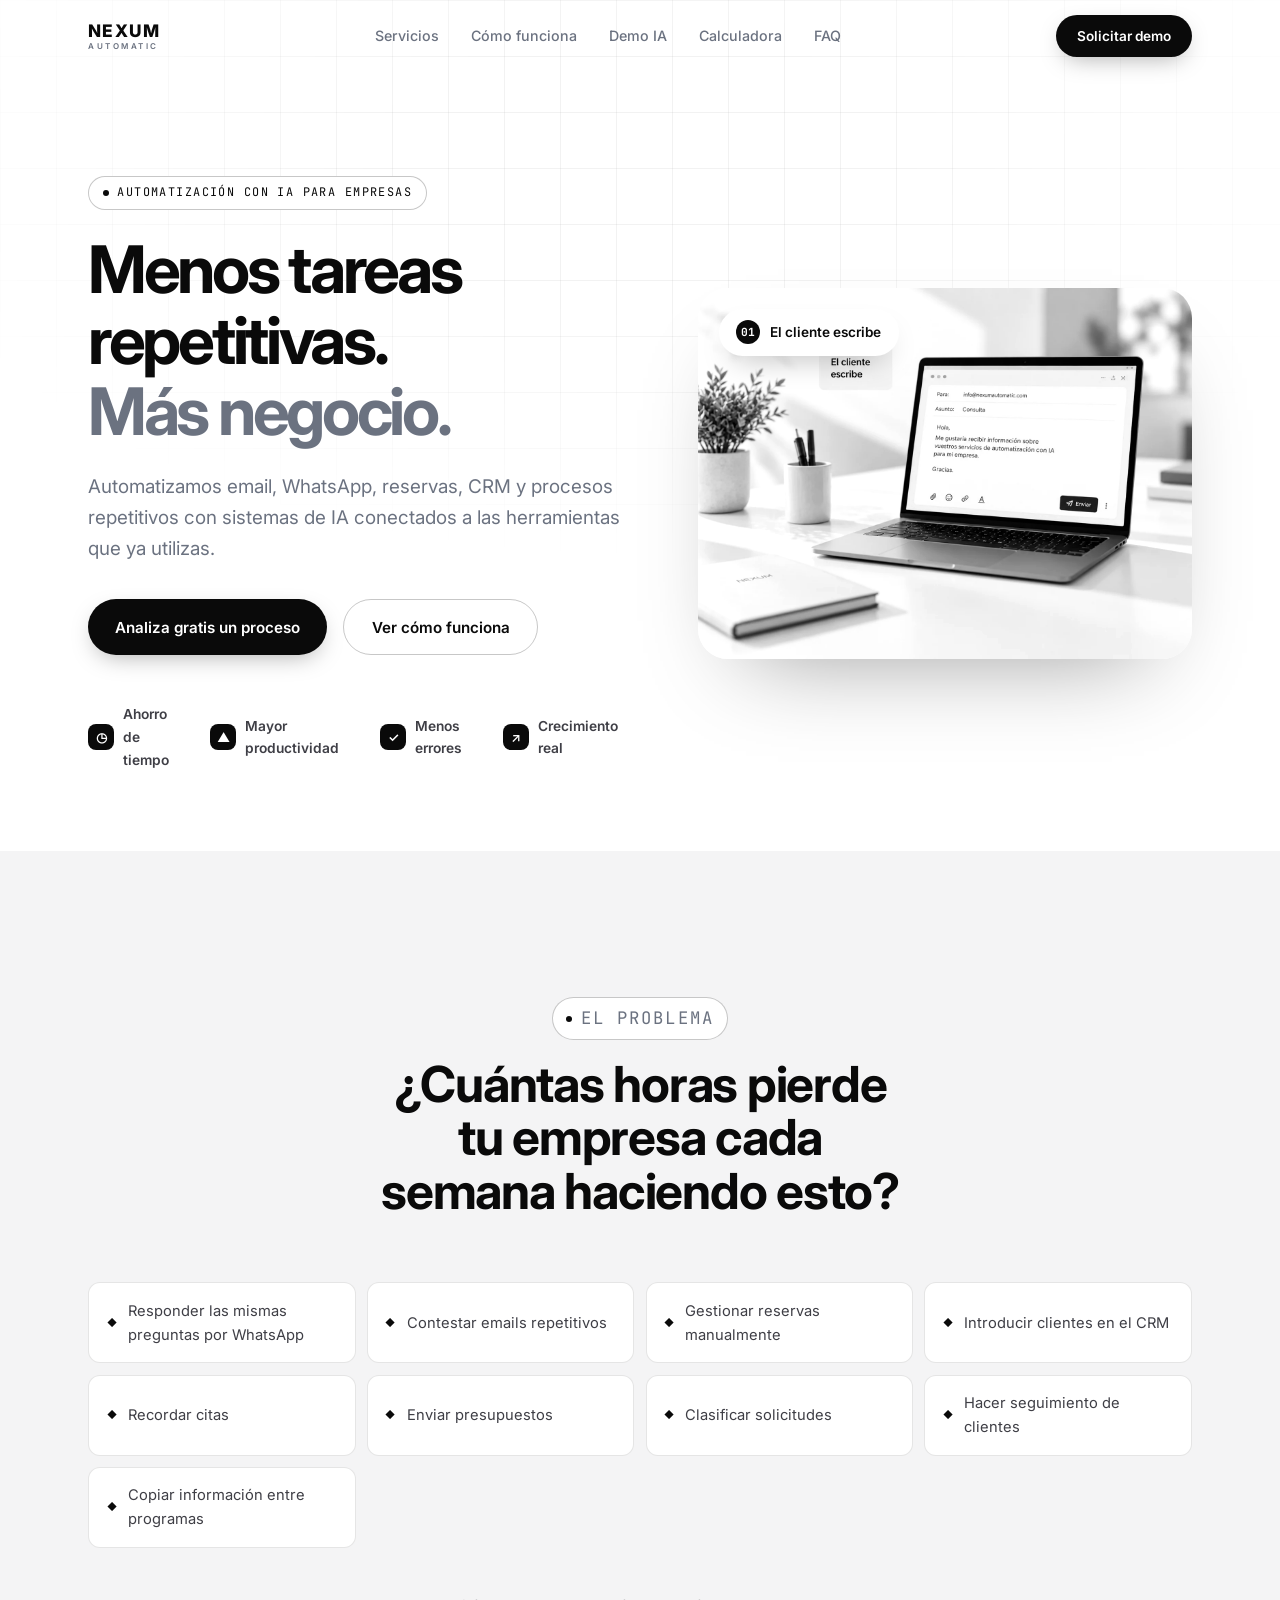
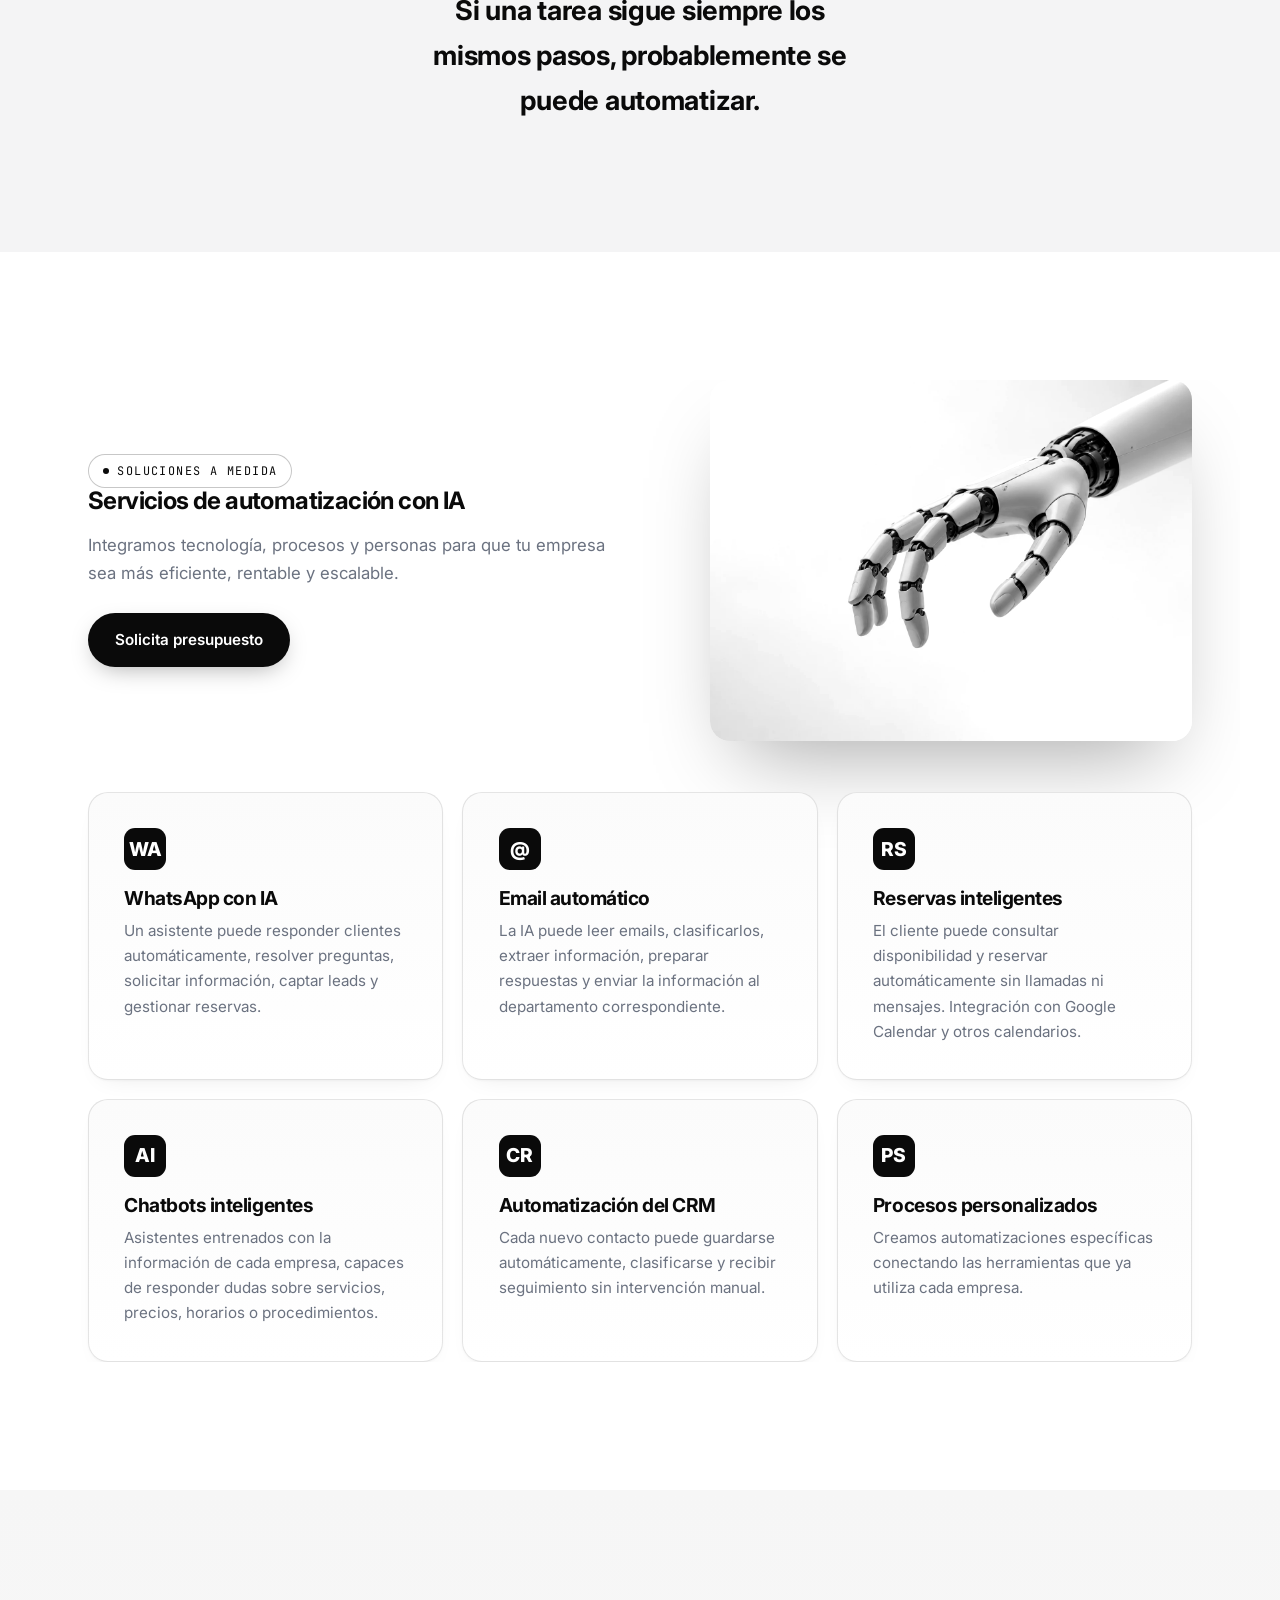
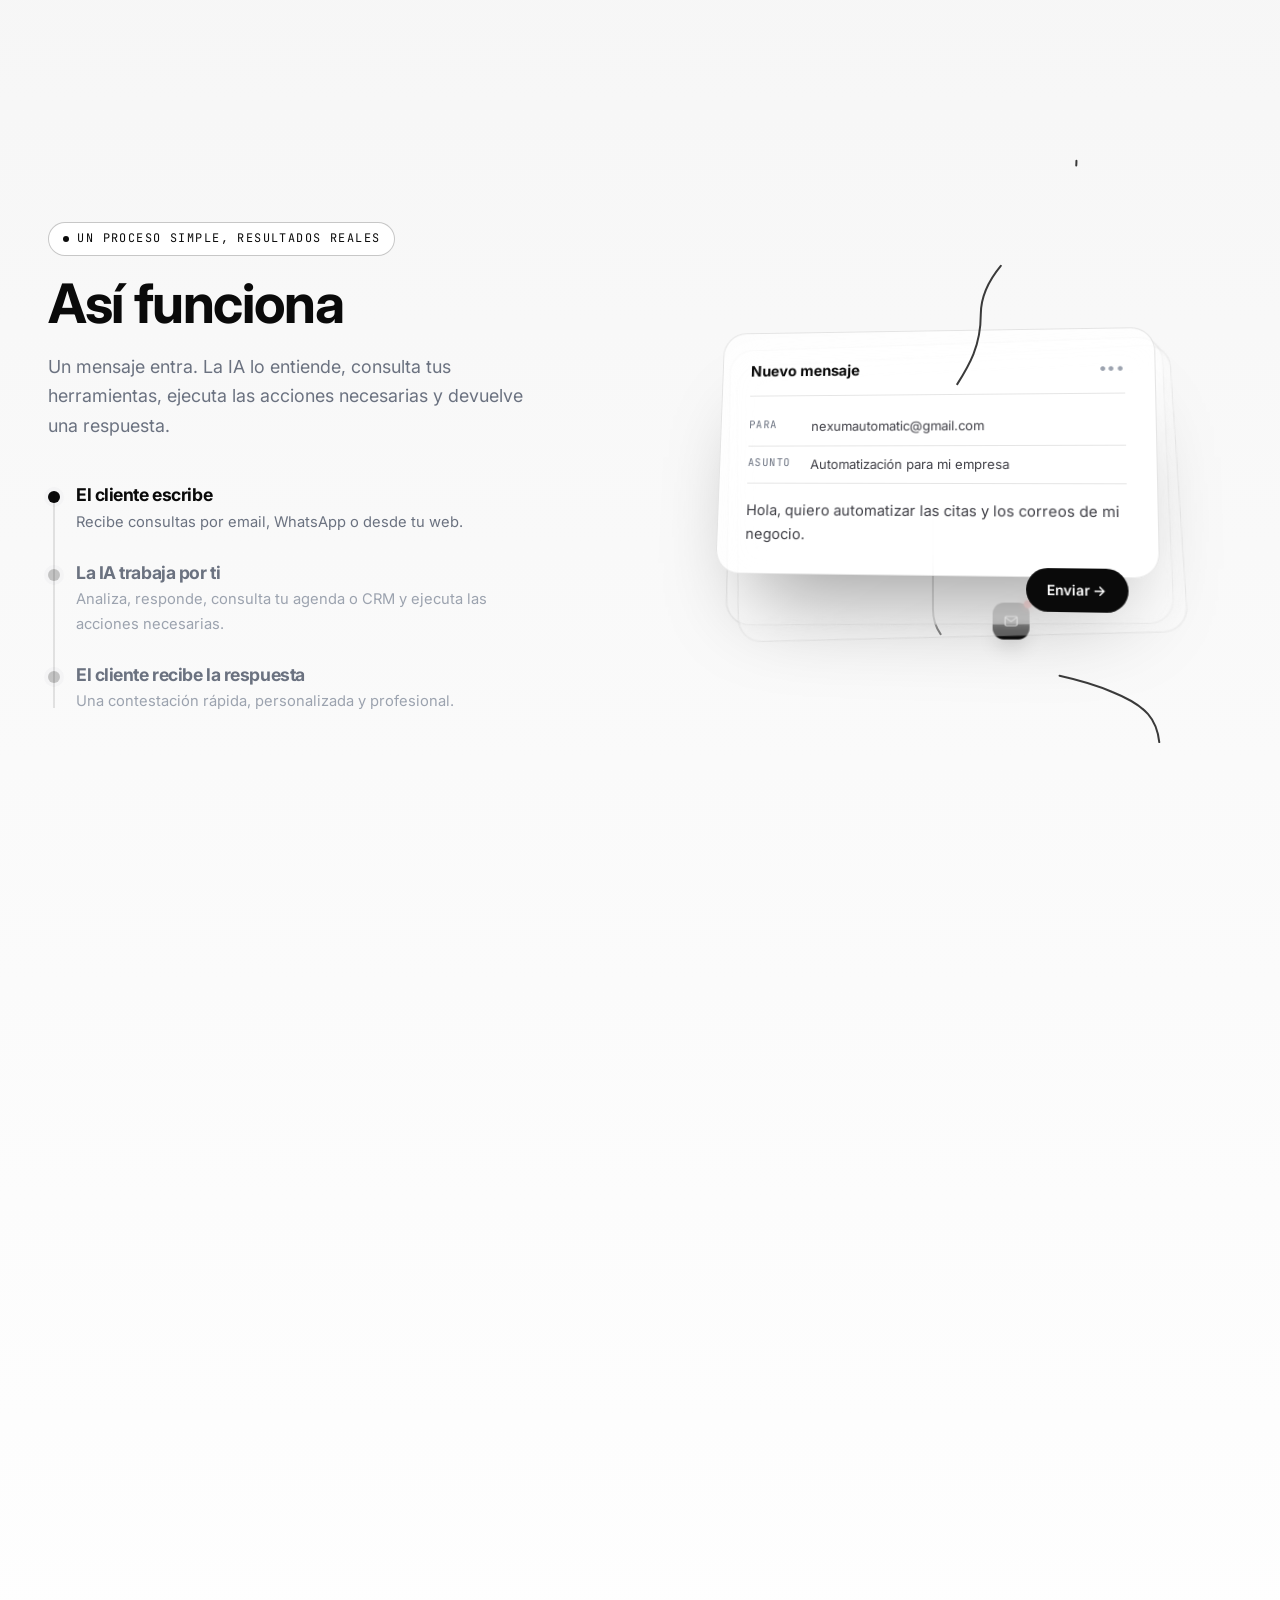
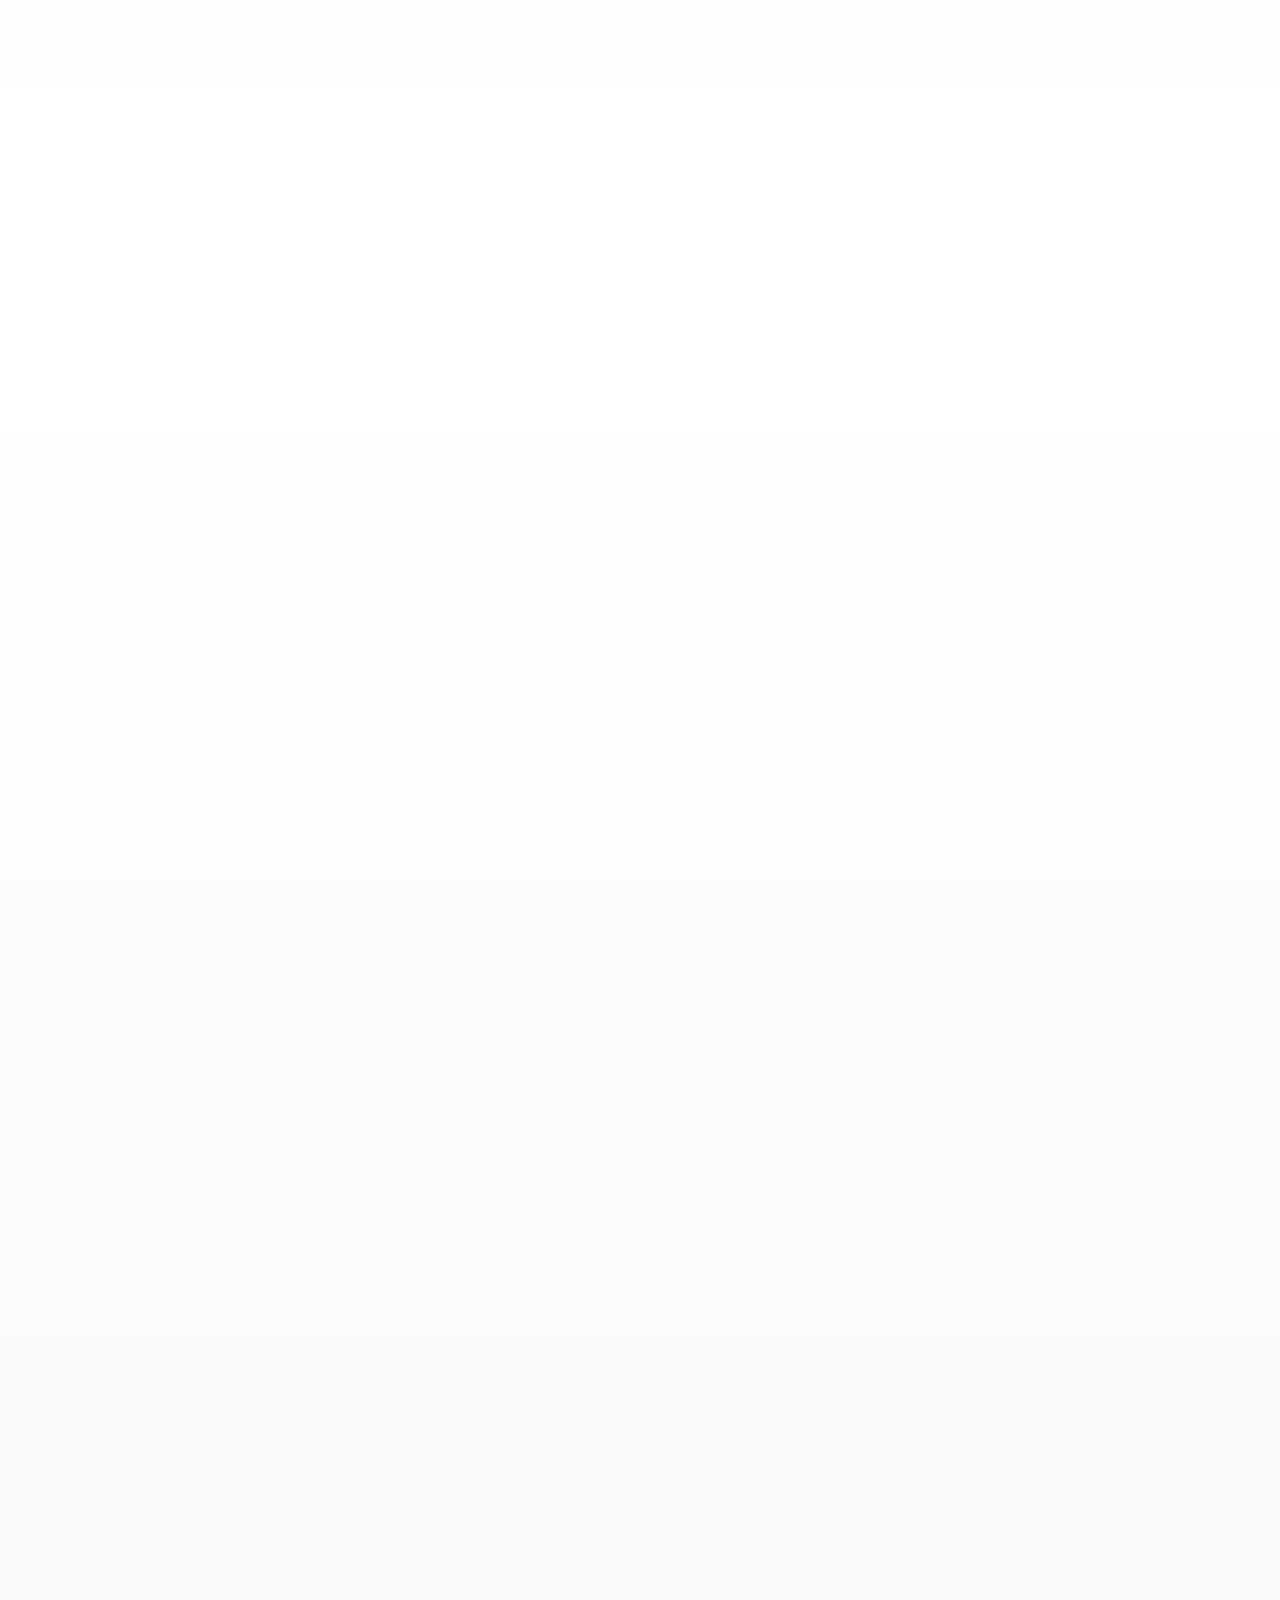
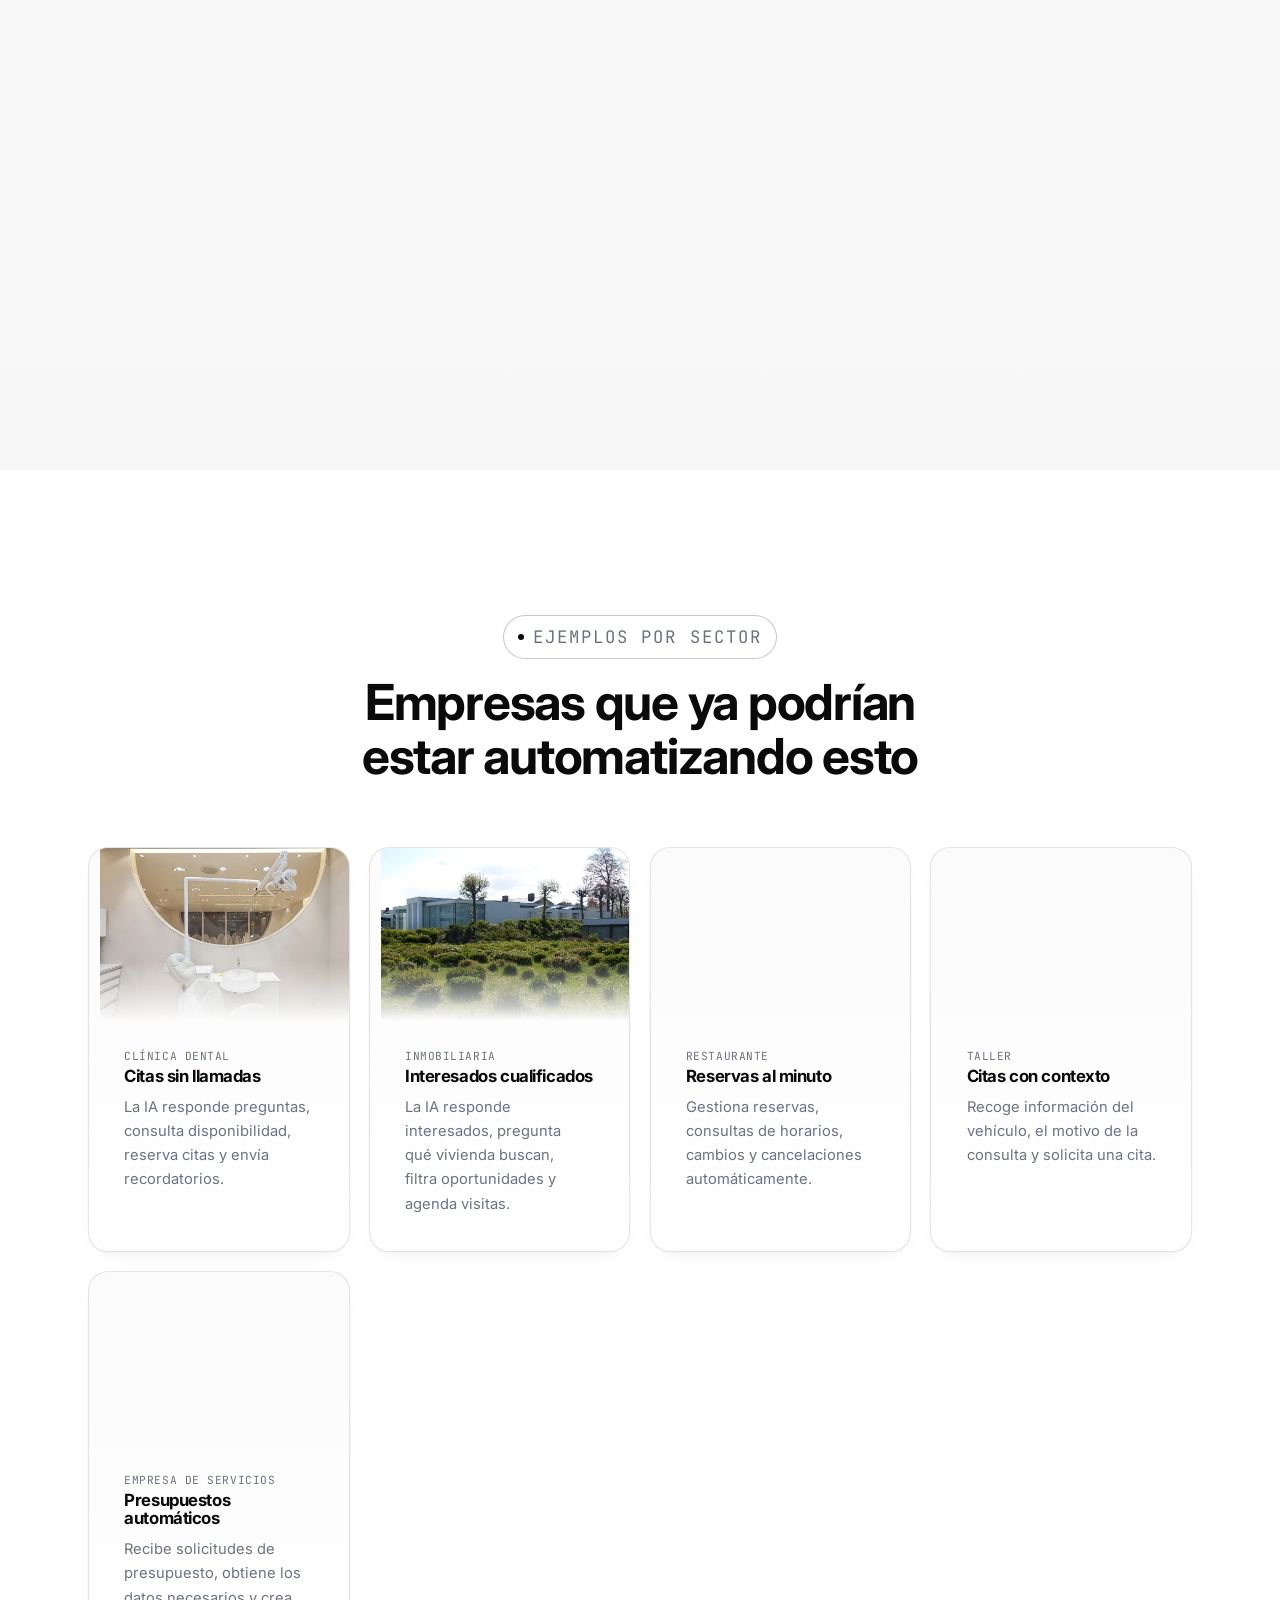
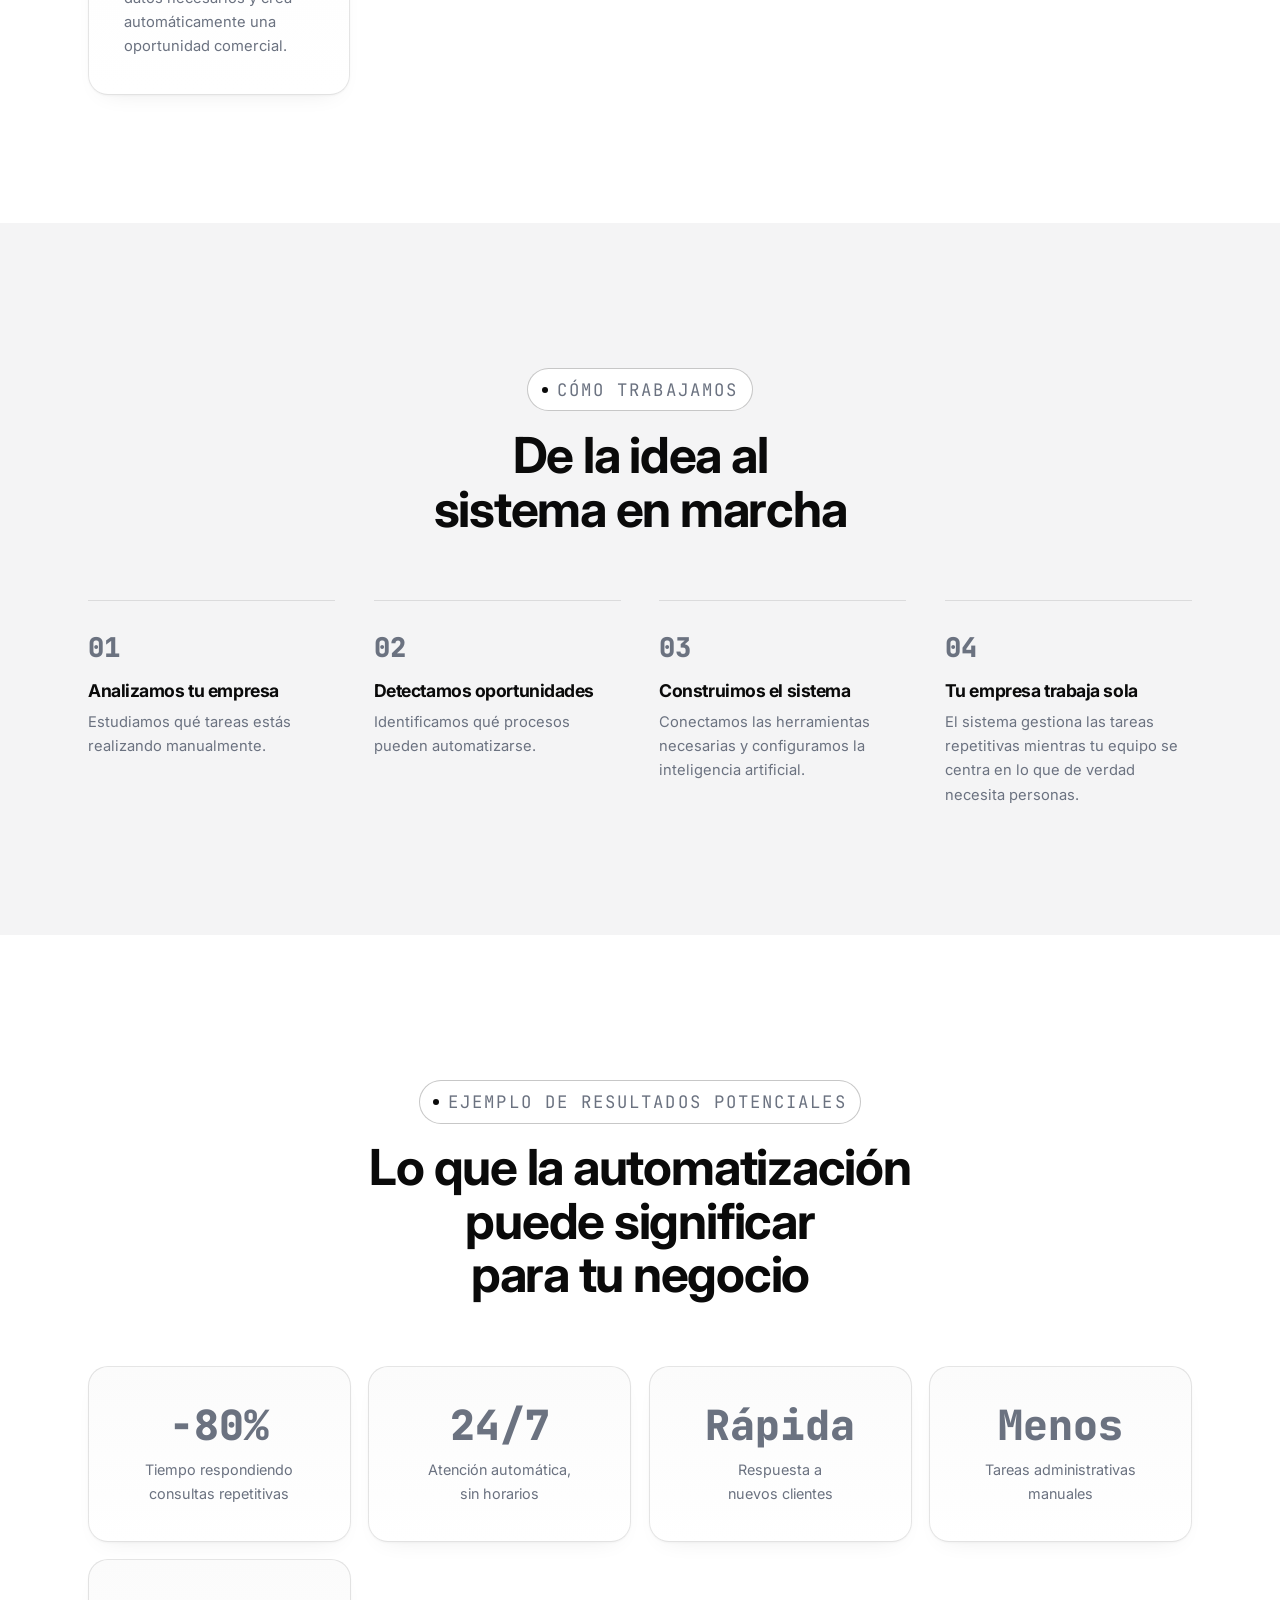
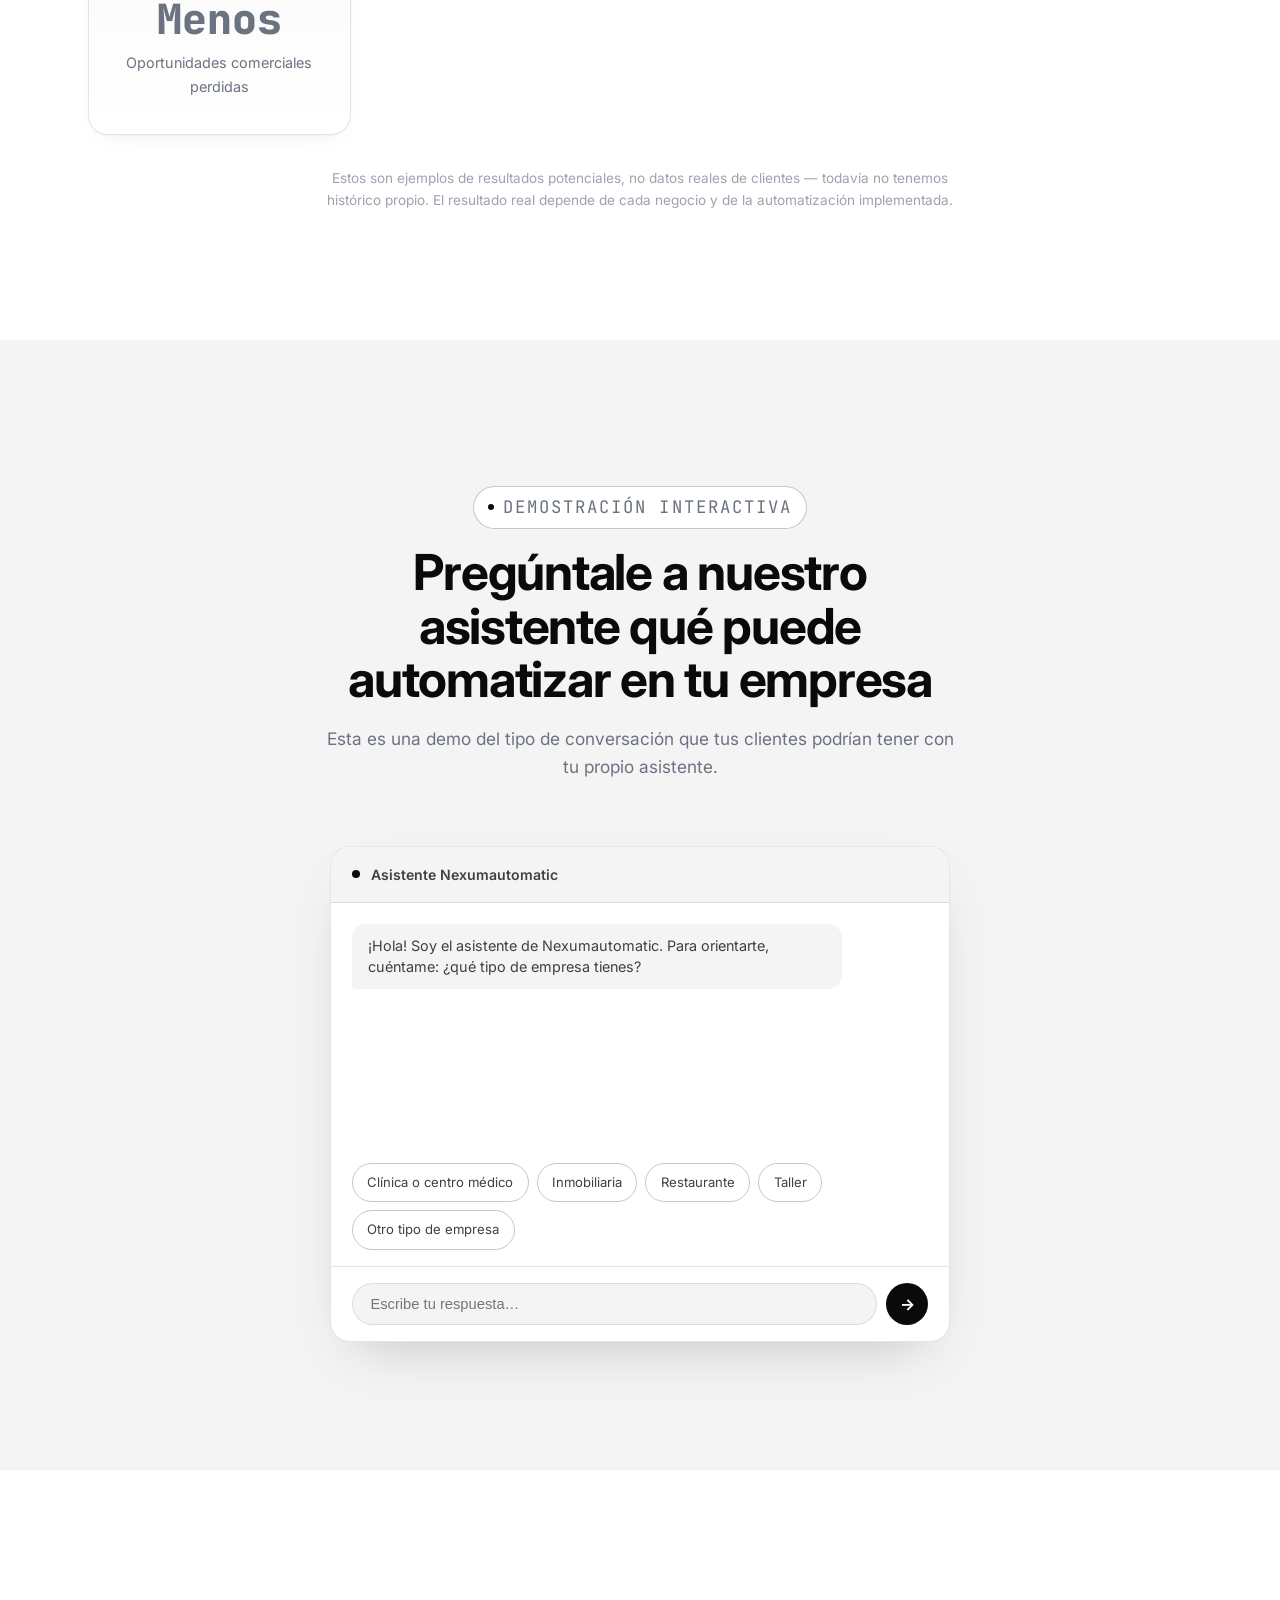
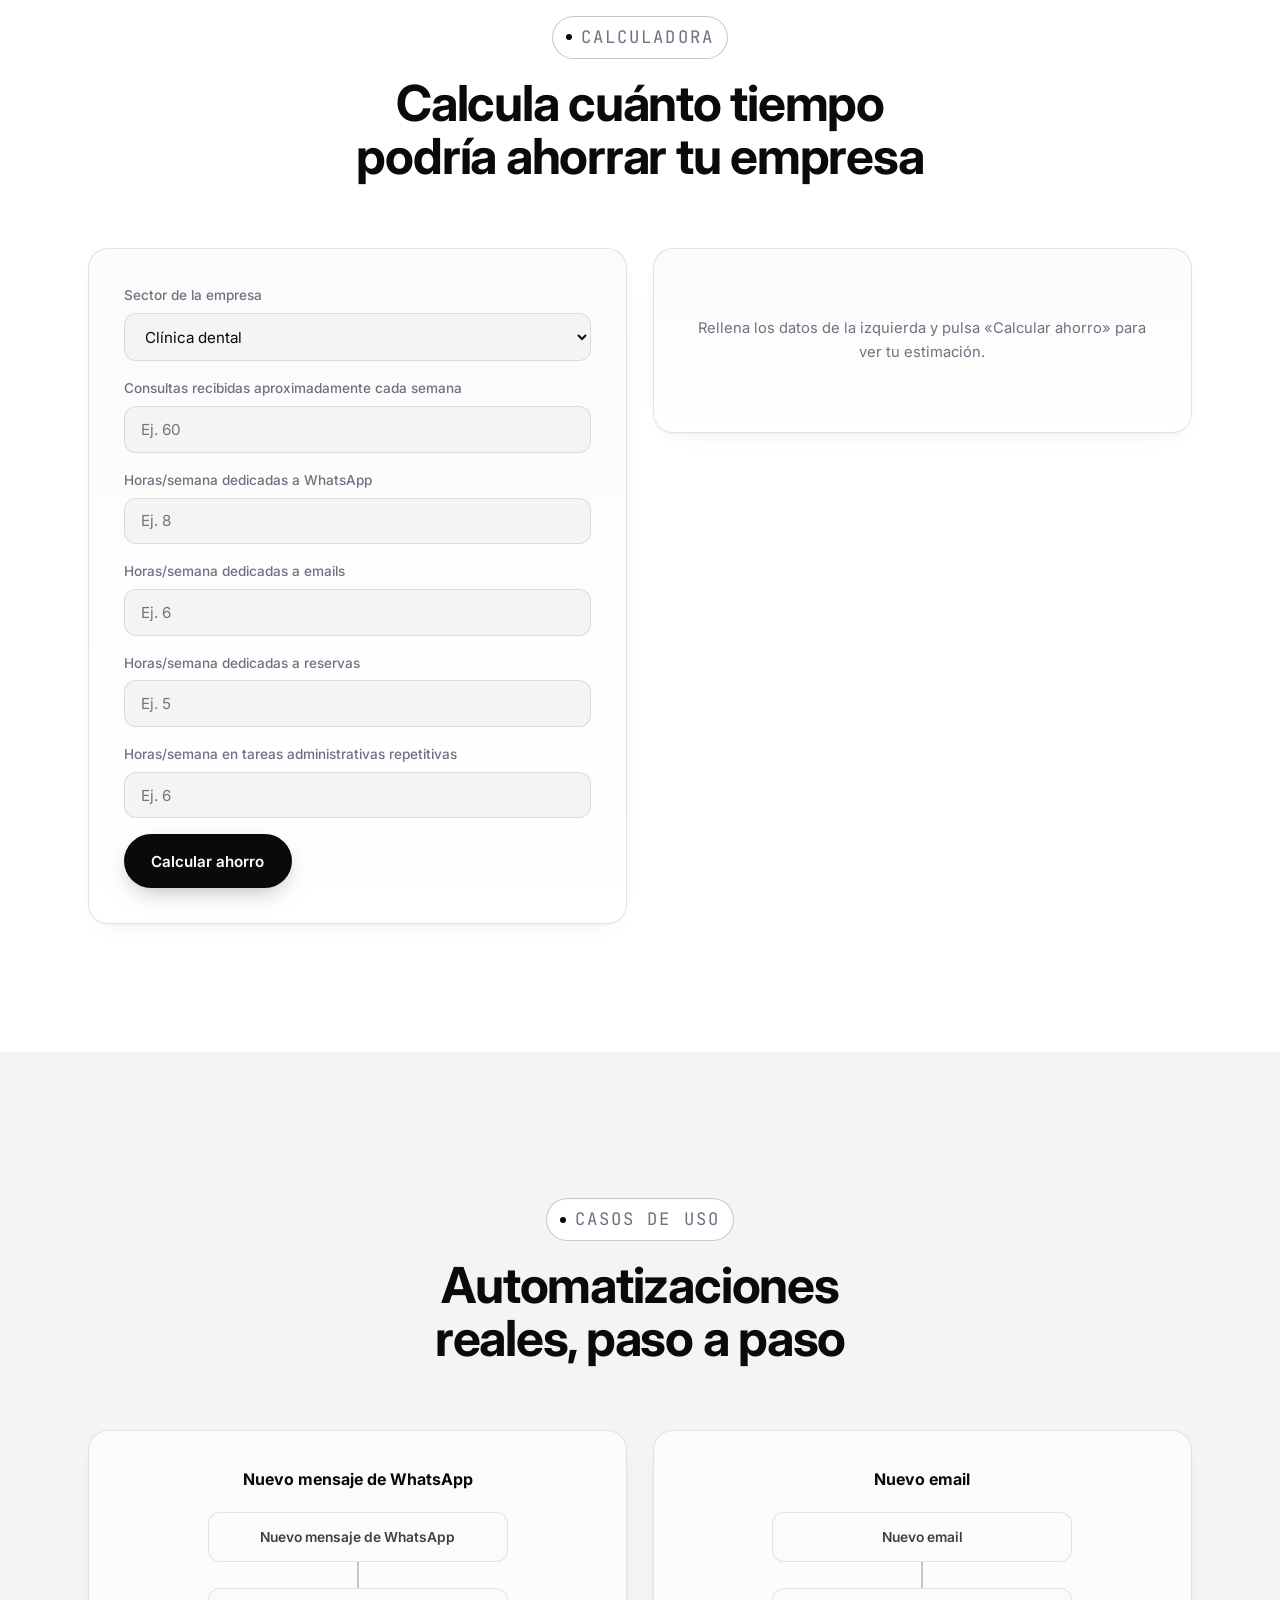
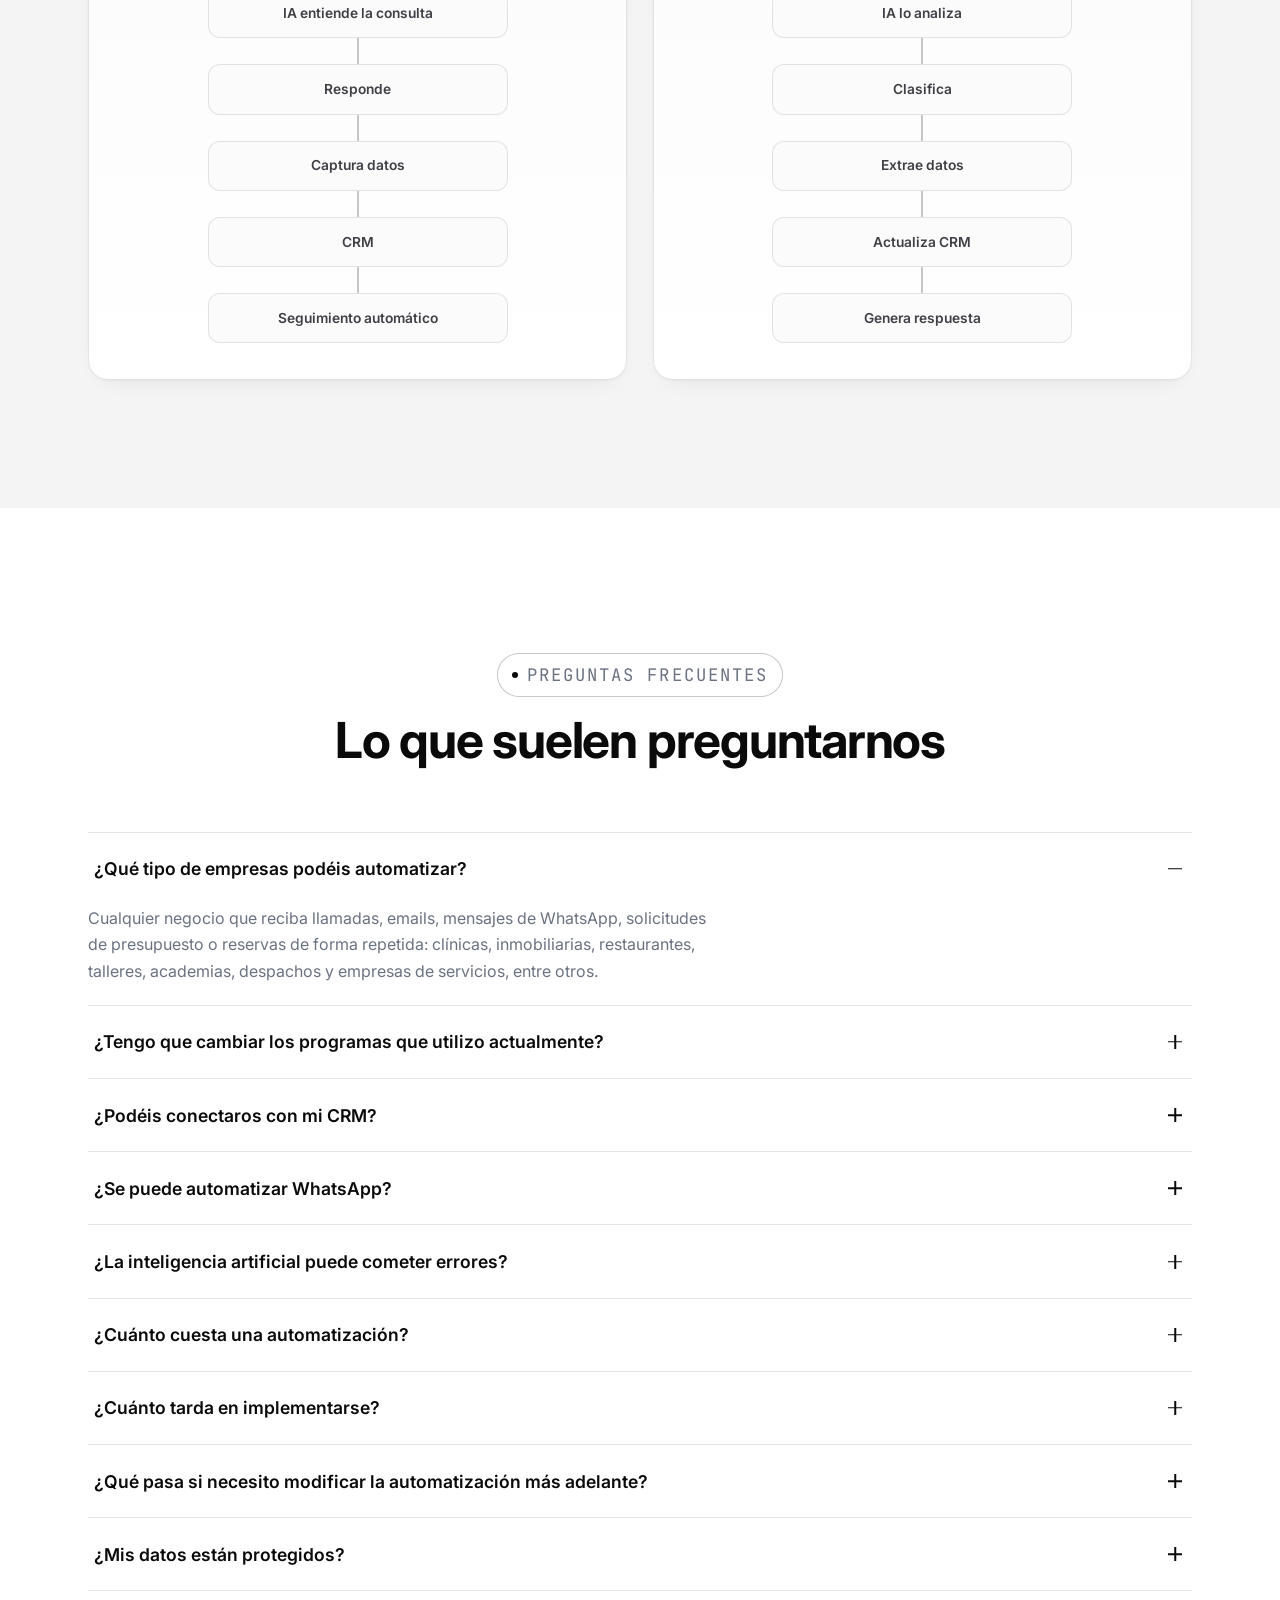
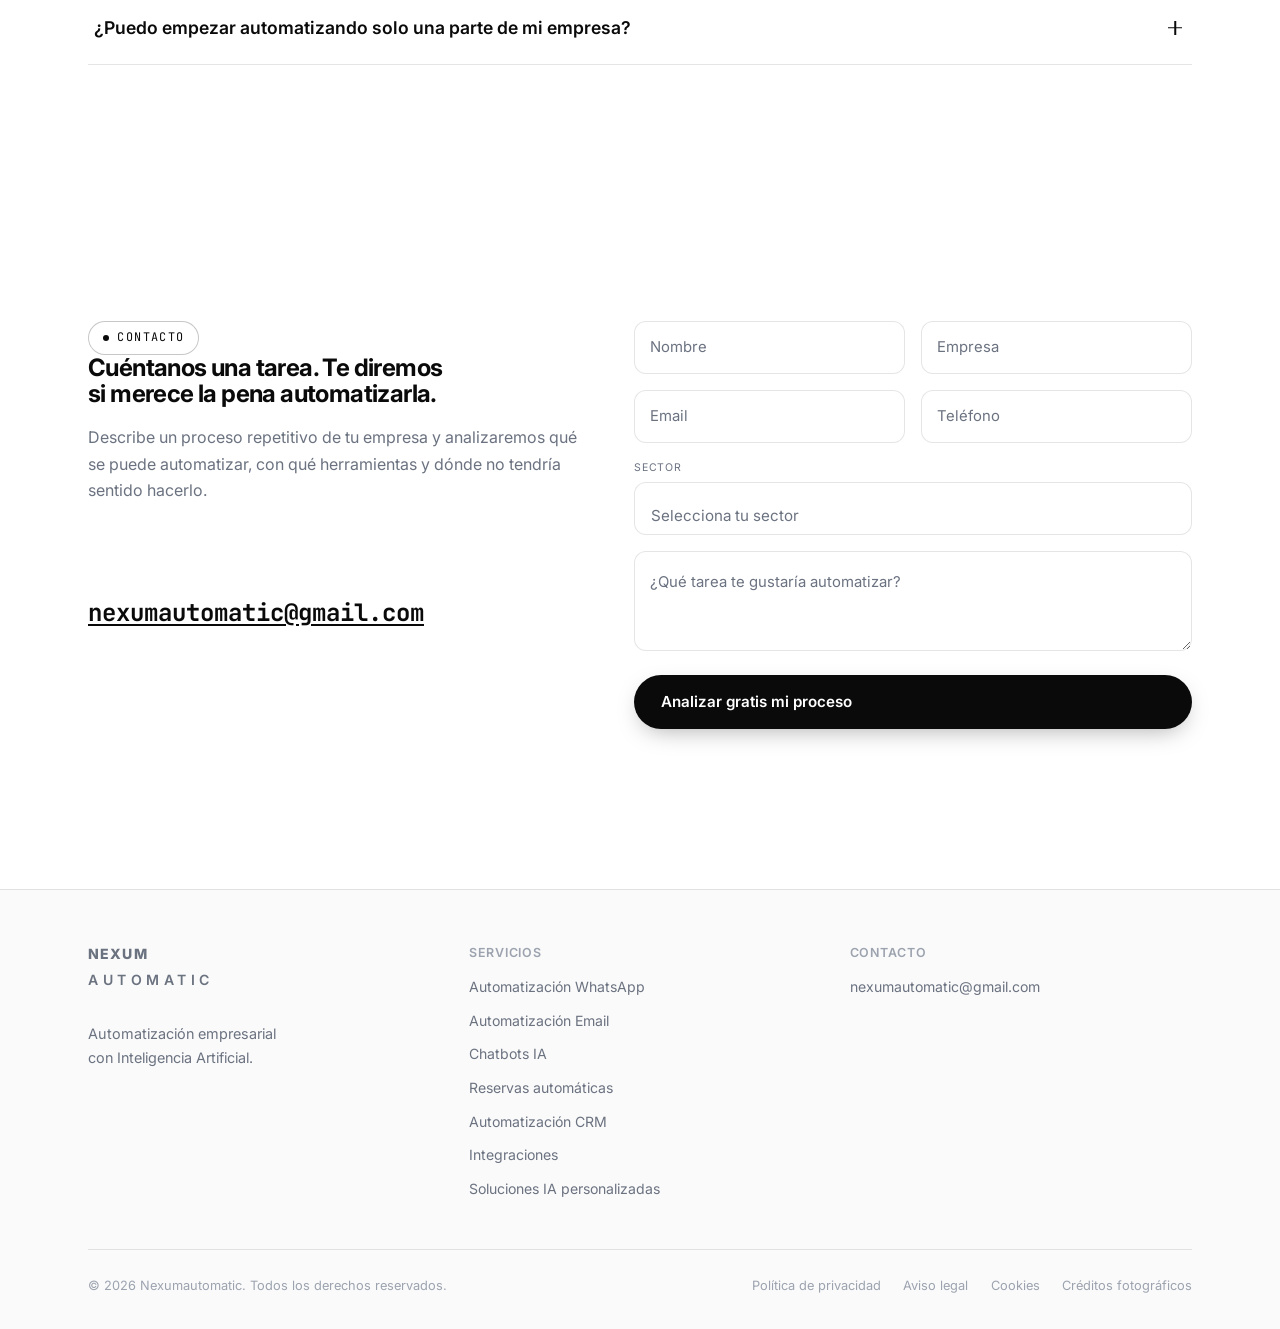
<file: index.html>
<!DOCTYPE html>
<html lang="es">
<head>
<meta charset="UTF-8">
<meta name="viewport" content="width=device-width, initial-scale=1.0">
<title>Nexumautomatic — Automatización empresarial con Inteligencia Artificial</title>
<meta name="description" content="Conectamos WhatsApp, email, reservas, CRM y tus herramientas para que las tareas que haces manualmente funcionen automáticamente con IA.">

<link rel="icon" type="image/svg+xml" href="assets/favicon.svg">

<link rel="preconnect" href="https://fonts.googleapis.com">
<link rel="preconnect" href="https://fonts.gstatic.com" crossorigin>
<link rel="stylesheet" href="https://fonts.googleapis.com/css2?family=JetBrains+Mono:wght@400;500;600;700;800&family=Inter:wght@300;400;500;600;700;800&display=swap">

<link rel="stylesheet" href="styles.css?v=20260905f">
<noscript><style>
  [data-reveal]{opacity:1!important;transform:none!important;}
  .faq-a{grid-template-rows:1fr!important;opacity:1!important;}
</style></noscript>
</head>
<body>
<a class="skip-link" href="#main">Saltar al contenido</a>

<nav class="nav" data-nav>
  <div class="nav-inner">
    <a class="brand" href="#top">
      <span class="brand-mark">N</span>
      <span class="brand-text"><span class="brand-line1">NEXUM</span><span class="brand-line2">AUTOMATIC</span></span>
    </a>
    <div class="nav-links" data-nav-links>
      <a class="nav-link" href="#servicios">Servicios</a>
      <a class="nav-link" href="#como-funciona">Cómo funciona</a>
      <a class="nav-link" href="#demo">Demo IA</a>
      <a class="nav-link" href="#calculadora">Calculadora</a>
      <a class="nav-link" href="#faq">FAQ</a>
    </div>
    <a class="btn btn-primary btn-sm nav-cta" href="#contacto">Solicitar demo</a>
    <button class="nav-burger" data-nav-burger aria-label="Abrir menú" aria-expanded="false">
      <span class="burger-lines"><span></span><span></span><span></span></span>
    </button>
  </div>
</nav>

<div class="nav-mobile" data-nav-mobile data-open="false">
  <div class="nav-mobile-list" data-nav-mobile-list>
    <a href="#servicios">Servicios</a>
    <a href="#como-funciona">Cómo funciona</a>
    <a href="#demo">Demo IA</a>
    <a href="#calculadora">Calculadora</a>
    <a href="#faq">FAQ</a>
    <a href="#contacto">Contacto</a>
  </div>
</div>

<main id="main">

  <!-- HERO -->
  <section class="hero" id="top">
    <div class="glow glow-blue" aria-hidden="true"></div>
    <div class="glow glow-violet" aria-hidden="true"></div>
    <div class="hero-grid-bg" aria-hidden="true"></div>
    <div class="hero-inner">
      <div>
        <p class="kicker hero-kicker">Automatización con IA para empresas</p>
        <h1 class="hero-title">Menos tareas repetitivas.<br><span class="text-grad">Más negocio.</span></h1>
        <p class="hero-sub">
          Automatizamos tus procesos con inteligencia artificial para que ahorres tiempo,
          reduzcas costes y te centres en lo que realmente importa.
        </p>
        <div class="hero-actions">
          <a class="btn btn-primary" href="#contacto">Solicita presupuesto</a>
          <a class="btn btn-outline" href="#como-funciona">▷ Ver cómo funciona</a>
        </div>
        <div class="hero-stats">
          <div class="hero-stat"><span class="hero-stat-icon" aria-hidden="true">◷</span>Ahorro de tiempo</div>
          <div class="hero-stat"><span class="hero-stat-icon" aria-hidden="true">▲</span>Mayor productividad</div>
          <div class="hero-stat"><span class="hero-stat-icon" aria-hidden="true">✓</span>Menos errores</div>
          <div class="hero-stat"><span class="hero-stat-icon" aria-hidden="true">↗</span>Crecimiento real</div>
        </div>
      </div>

      <div class="hero-photo" data-reveal>
        <img src="assets/img/hero-desk.webp" alt="Portátil abierto sobre un escritorio, representando el punto de partida de una automatización" loading="eager" width="1448" height="1086">
        <span class="hero-photo-tag"><b>01</b>El cliente escribe</span>
      </div>
    </div>
  </section>

  <!-- PROBLEMA -->
  <section class="section on-tint" id="problema">
    <div class="section-inner">
      <div class="section-head is-centered">
        <p class="kicker">El problema</p>
        <h2>¿Cuántas horas pierde tu empresa cada semana haciendo esto?</h2>
      </div>
      <div class="problem-list">
        <div class="problem-item" data-reveal>Responder las mismas preguntas por WhatsApp</div>
        <div class="problem-item" data-reveal data-reveal-delay="1">Contestar emails repetitivos</div>
        <div class="problem-item" data-reveal data-reveal-delay="2">Gestionar reservas manualmente</div>
        <div class="problem-item" data-reveal data-reveal-delay="3">Introducir clientes en el CRM</div>
        <div class="problem-item" data-reveal>Recordar citas</div>
        <div class="problem-item" data-reveal data-reveal-delay="1">Enviar presupuestos</div>
        <div class="problem-item" data-reveal data-reveal-delay="2">Clasificar solicitudes</div>
        <div class="problem-item" data-reveal data-reveal-delay="3">Hacer seguimiento de clientes</div>
        <div class="problem-item" data-reveal data-reveal-delay="4">Copiar información entre programas</div>
      </div>
      <p class="problem-close" data-reveal>Si una tarea sigue siempre los mismos pasos, probablemente se puede automatizar.</p>
    </div>
  </section>

  <!-- SERVICIOS -->
  <section class="section" id="servicios">
    <div class="section-inner">
      <div class="services-head">
        <div>
          <p class="kicker">Soluciones a medida</p>
          <h2>Servicios de automatización con IA</h2>
          <p class="services-head-sub">Integramos tecnología, procesos y personas para que tu empresa sea más eficiente, rentable y escalable.</p>
          <a class="btn btn-primary" href="#contacto">Solicita presupuesto</a>
        </div>
        <div class="services-photo" data-reveal>
          <img src="assets/img/servicios-robot.webp" alt="Mano robótica moderna, representando la automatización de procesos" loading="lazy" decoding="async" width="1448" height="1086">
        </div>
      </div>
      <div class="services-grid">
        <div class="card service-card" data-reveal>
          <span class="diagram-icon">WA</span>
          <h3>WhatsApp con IA</h3>
          <p>Un asistente puede responder clientes automáticamente, resolver preguntas, solicitar información, captar leads y gestionar reservas.</p>
        </div>
        <div class="card service-card" data-reveal data-reveal-delay="1">
          <span class="diagram-icon">@</span>
          <h3>Email automático</h3>
          <p>La IA puede leer emails, clasificarlos, extraer información, preparar respuestas y enviar la información al departamento correspondiente.</p>
        </div>
        <div class="card service-card" data-reveal data-reveal-delay="2">
          <span class="diagram-icon">RS</span>
          <h3>Reservas inteligentes</h3>
          <p>El cliente puede consultar disponibilidad y reservar automáticamente sin llamadas ni mensajes. Integración con Google Calendar y otros calendarios.</p>
        </div>
        <div class="card service-card" data-reveal>
          <span class="diagram-icon">AI</span>
          <h3>Chatbots inteligentes</h3>
          <p>Asistentes entrenados con la información de cada empresa, capaces de responder dudas sobre servicios, precios, horarios o procedimientos.</p>
        </div>
        <div class="card service-card" data-reveal data-reveal-delay="1">
          <span class="diagram-icon">CR</span>
          <h3>Automatización del CRM</h3>
          <p>Cada nuevo contacto puede guardarse automáticamente, clasificarse y recibir seguimiento sin intervención manual.</p>
        </div>
        <div class="card service-card" data-reveal data-reveal-delay="2">
          <span class="diagram-icon">PS</span>
          <h3>Procesos personalizados</h3>
          <p>Creamos automatizaciones específicas conectando las herramientas que ya utiliza cada empresa.</p>
        </div>
      </div>
    </div>
  </section>

  <!-- ASÍ FUNCIONA -->
  <section class="section howworks on-tint" id="como-funciona">
    <div class="hero-grid-bg" aria-hidden="true"></div>
    <div class="section-inner">
      <div class="howworks-pin" data-hw-pin>
        <div class="howworks-left">
          <p class="kicker">Un proceso simple, resultados reales</p>
          <h2 class="howworks-title">Así funciona</h2>
          <p class="howworks-sub">Un mensaje entra. La IA lo entiende, consulta tus herramientas, ejecuta las acciones necesarias y devuelve una respuesta.</p>

          <div class="howworks-steps" data-hw-steps>
            <div class="howworks-line" aria-hidden="true"><span class="howworks-line-fill" data-hw-line></span></div>
            <div class="howworks-step is-active" data-hw-step="0" data-reveal>
              <span class="howworks-dot" aria-hidden="true"></span>
              <div>
                <h3>01 El cliente escribe</h3>
                <p>Recibe consultas por email, WhatsApp o desde tu web.</p>
              </div>
            </div>
            <div class="howworks-step" data-hw-step="1" data-reveal data-reveal-delay="1">
              <span class="howworks-dot" aria-hidden="true"></span>
              <div>
                <h3>02 La IA trabaja por ti</h3>
                <p>Analiza, responde, consulta tu agenda o CRM y ejecuta las acciones necesarias.</p>
              </div>
            </div>
            <div class="howworks-step" data-hw-step="2" data-reveal data-reveal-delay="2">
              <span class="howworks-dot" aria-hidden="true"></span>
              <div>
                <h3>03 El cliente recibe la respuesta</h3>
                <p>Una contestación rápida, personalizada y profesional.</p>
              </div>
            </div>
          </div>
        </div>

        <div class="howworks-scene" data-hw-scene aria-hidden="true">
          <svg class="hw-cable" data-hw-cable viewBox="0 0 100 100" preserveAspectRatio="none" aria-hidden="true">
            <path class="hw-cable-path" data-hw-cable-path d="M74,2 C74,12 58,16 58,26 C58,36 50,38 50,48 C50,58 50,64 50,72 C50,82 68,80 80,85 C88,88 88,91 88,97"></path>
          </svg>

          <div class="hw-client" data-hw-client>
            <span class="hw-client-avatar" aria-hidden="true"><svg viewBox="0 0 24 24" fill="none"><circle cx="12" cy="8" r="3.4" stroke="currentColor" stroke-width="1.6"></circle><path d="M5 19c1.2-3.4 4-5 7-5s5.8 1.6 7 5" stroke="currentColor" stroke-width="1.6" stroke-linecap="round"></path></svg></span>
            <span class="hw-client-label">Cliente</span>
          </div>

          <span class="hw-envelope2" data-hw-envelope2 aria-hidden="true">
            <svg viewBox="0 0 24 24" fill="none"><rect x="3" y="5" width="18" height="14" rx="2.4" stroke="currentColor" stroke-width="1.6"></rect><path d="M4 7l8 6 8-6" stroke="currentColor" stroke-width="1.6" stroke-linecap="round" stroke-linejoin="round"></path></svg>
            <span class="hw-envelope2-dot" data-hw-envelope-dot></span>
          </span>

          <div class="hw-glass hw-msg" data-hw-msg>
            <div class="hw-glass-depth hw-glass-depth-1" aria-hidden="true"></div>
            <div class="hw-glass-depth hw-glass-depth-2" aria-hidden="true"></div>
            <div class="hw-glass-face">
              <div class="hw-msg-head"><span>Nuevo mensaje</span><span class="hw-dots" aria-hidden="true">•••</span></div>
              <div class="hw-msg-field"><span>Para</span>nexumautomatic@gmail.com</div>
              <div class="hw-msg-field"><span>Asunto</span>Automatización para mi empresa</div>
              <div class="hw-msg-body">Hola, quiero automatizar las citas y los correos de mi negocio.</div>
              <span class="hw-msg-send" data-hw-send-btn>Enviar →</span>
            </div>
          </div>

          <div class="hw-mini" data-hw-mini>
            <strong>nexumautomatic@gmail.com</strong>
            <span>Automatización para mi empresa</span>
          </div>

          <div class="hw-core" data-hw-core><span>IA</span></div>

          <div class="hw-plane hw-plane-intencion" data-hw-plane>Intención</div>
          <div class="hw-plane hw-plane-datos" data-hw-plane>Datos</div>
          <div class="hw-plane hw-plane-prioridad" data-hw-plane>Prioridad</div>
          <span class="hw-analyzing" data-hw-analyzing><i aria-hidden="true"></i>Analizando mensaje</span>

          <div class="hw-tool hw-tool-agenda" data-hw-tool>
            <span class="hw-tool-icon" aria-hidden="true">▦</span>
            <div class="hw-tool-text"><strong>Agenda</strong><p>Comprueba disponibilidad</p></div>
            <span class="hw-tool-done">✓ Hecho</span>
          </div>
          <div class="hw-tool hw-tool-llamadas" data-hw-tool>
            <span class="hw-tool-icon" aria-hidden="true">☎</span>
            <div class="hw-tool-text"><strong>Llamadas</strong><p>Automatiza llamadas</p></div>
            <span class="hw-tool-done">✓ Hecho</span>
          </div>
          <div class="hw-tool hw-tool-automatiza" data-hw-tool>
            <span class="hw-tool-icon" aria-hidden="true">⚙</span>
            <div class="hw-tool-text"><strong>Automatización</strong><p>Ejecuta el flujo</p></div>
            <span class="hw-tool-done">✓ Hecho</span>
          </div>
          <span class="hw-actions-done" data-hw-actions-done>— 3 acciones completadas</span>

          <div class="hw-glass hw-reply" data-hw-reply>
            <div class="hw-glass-depth hw-glass-depth-1" aria-hidden="true"></div>
            <div class="hw-glass-depth hw-glass-depth-2" aria-hidden="true"></div>
            <div class="hw-glass-face">
              <div class="hw-msg-head"><span>Respuesta enviada</span><span class="hw-dots" aria-hidden="true">•••</span></div>
              <div class="hw-msg-field"><span>Para</span>Carlos López</div>
              <div class="hw-msg-field"><span>Asunto</span>Re: Automatización para mi empresa</div>
              <div class="hw-msg-body">Hola Carlos, podemos automatizar tus citas y correos. ¿Hablamos esta semana?<br><br>Equipo Nexum Automatic</div>
              <span class="hw-msg-sent" data-hw-sent>Enviado · 7 s</span>
            </div>
          </div>
        </div>
      </div>
    </div>
  </section>

  <!-- SECTORES -->
  <section class="section" id="sectores">
    <div class="section-inner">
      <div class="section-head is-centered">
        <p class="kicker">Ejemplos por sector</p>
        <h2>Empresas que ya podrían estar automatizando esto</h2>
      </div>
      <div class="sector-grid">
        <div class="card sector-card" data-reveal>
          <img class="sector-photo" src="assets/img/sector-dental.webp" alt="Sala de una clínica dental moderna" loading="lazy" decoding="async" width="1200" height="800">
          <span class="sector-tag">Clínica dental</span>
          <h3>Citas sin llamadas</h3>
          <p>La IA responde preguntas, consulta disponibilidad, reserva citas y envía recordatorios.</p>
        </div>
        <div class="card sector-card" data-reveal data-reveal-delay="1">
          <img class="sector-photo" src="assets/img/sector-inmobiliaria.webp" alt="Vivienda moderna representativa del sector inmobiliario" loading="lazy" decoding="async" width="1200" height="800">
          <span class="sector-tag">Inmobiliaria</span>
          <h3>Interesados cualificados</h3>
          <p>La IA responde interesados, pregunta qué vivienda buscan, filtra oportunidades y agenda visitas.</p>
        </div>
        <div class="card sector-card" data-reveal data-reveal-delay="2">
          <img class="sector-photo" src="assets/img/sector-restaurante.webp" alt="Interior acogedor de un restaurante con mesas de madera" loading="lazy" decoding="async" width="1200" height="800">
          <span class="sector-tag">Restaurante</span>
          <h3>Reservas al minuto</h3>
          <p>Gestiona reservas, consultas de horarios, cambios y cancelaciones automáticamente.</p>
        </div>
        <div class="card sector-card" data-reveal data-reveal-delay="3">
          <img class="sector-photo" src="assets/img/sector-taller.webp" alt="Mecánico trabajando bajo un vehículo en un taller" loading="lazy" decoding="async" width="1200" height="800">
          <span class="sector-tag">Taller</span>
          <h3>Citas con contexto</h3>
          <p>Recoge información del vehículo, el motivo de la consulta y solicita una cita.</p>
        </div>
        <div class="card sector-card" data-reveal>
          <img class="sector-photo" src="assets/img/sector-servicios.webp" alt="Equipo de una empresa de servicios trabajando con ordenadores portátiles" loading="lazy" decoding="async" width="1200" height="800">
          <span class="sector-tag">Empresa de servicios</span>
          <h3>Presupuestos automáticos</h3>
          <p>Recibe solicitudes de presupuesto, obtiene los datos necesarios y crea automáticamente una oportunidad comercial.</p>
        </div>
      </div>
    </div>
  </section>

  <!-- PROCESO -->
  <section class="section on-tint" id="proceso">
    <div class="section-inner">
      <div class="section-head is-centered">
        <p class="kicker">Cómo trabajamos</p>
        <h2>De la idea al sistema en marcha</h2>
      </div>
      <div class="process-grid">
        <div class="process-item" data-reveal>
          <div class="process-num text-grad">01</div>
          <h3>Analizamos tu empresa</h3>
          <p>Estudiamos qué tareas estás realizando manualmente.</p>
        </div>
        <div class="process-item" data-reveal data-reveal-delay="1">
          <div class="process-num text-grad">02</div>
          <h3>Detectamos oportunidades</h3>
          <p>Identificamos qué procesos pueden automatizarse.</p>
        </div>
        <div class="process-item" data-reveal data-reveal-delay="2">
          <div class="process-num text-grad">03</div>
          <h3>Construimos el sistema</h3>
          <p>Conectamos las herramientas necesarias y configuramos la inteligencia artificial.</p>
        </div>
        <div class="process-item" data-reveal data-reveal-delay="3">
          <div class="process-num text-grad">04</div>
          <h3>Tu empresa trabaja sola</h3>
          <p>El sistema gestiona las tareas repetitivas mientras tu equipo se centra en lo que de verdad necesita personas.</p>
        </div>
      </div>
    </div>
  </section>

  <!-- IMPACTO -->
  <section class="section" id="impacto">
    <div class="section-inner">
      <div class="section-head is-centered">
        <p class="kicker">Ejemplo de resultados potenciales</p>
        <h2>Lo que la automatización puede significar para tu negocio</h2>
      </div>
      <div class="impact-grid">
        <div class="card impact-card" data-reveal>
          <div class="impact-num text-grad">-80%</div>
          <p>Tiempo respondiendo consultas repetitivas</p>
        </div>
        <div class="card impact-card" data-reveal data-reveal-delay="1">
          <div class="impact-num text-grad">24/7</div>
          <p>Atención automática, sin horarios</p>
        </div>
        <div class="card impact-card" data-reveal data-reveal-delay="2">
          <div class="impact-num text-grad">Rápida</div>
          <p>Respuesta a nuevos clientes</p>
        </div>
        <div class="card impact-card" data-reveal data-reveal-delay="3">
          <div class="impact-num text-grad">Menos</div>
          <p>Tareas administrativas manuales</p>
        </div>
        <div class="card impact-card" data-reveal data-reveal-delay="4">
          <div class="impact-num text-grad">Menos</div>
          <p>Oportunidades comerciales perdidas</p>
        </div>
      </div>
      <p class="impact-disclaimer">Estos son ejemplos de resultados potenciales, no datos reales de clientes — todavía no tenemos histórico propio. El resultado real depende de cada negocio y de la automatización implementada.</p>
    </div>
  </section>

  <!-- DEMO IA -->
  <section class="section on-tint" id="demo">
    <div class="section-inner">
      <div class="section-head is-centered">
        <p class="kicker">Demostración interactiva</p>
        <h2>Pregúntale a nuestro asistente qué puede automatizar en tu empresa</h2>
        <p>Esta es una demo del tipo de conversación que tus clientes podrían tener con tu propio asistente.</p>
      </div>
      <div class="demo-shell" data-reveal>
        <div class="demo-head">
          <span class="demo-dot" aria-hidden="true"></span>
          <span class="demo-title">Asistente Nexumautomatic</span>
        </div>
        <div class="demo-body" data-demo-body aria-live="polite"></div>
        <div class="demo-suggestions" data-demo-suggestions></div>
        <form class="demo-form" data-demo-form>
          <input class="demo-input" type="text" data-demo-input placeholder="Escribe tu respuesta…" aria-label="Tu respuesta">
          <button class="demo-send" type="submit" aria-label="Enviar">→</button>
        </form>
      </div>
    </div>
  </section>

  <!-- CALCULADORA -->
  <section class="section" id="calculadora">
    <div class="section-inner">
      <div class="section-head is-centered">
        <p class="kicker">Calculadora</p>
        <h2>Calcula cuánto tiempo podría ahorrar tu empresa</h2>
      </div>
      <div class="calc-shell" data-reveal>
        <div class="card">
          <div class="calc-field">
            <label for="calc-sector">Sector de la empresa</label>
            <select id="calc-sector" data-calc-sector>
              <option value="Clínica dental">Clínica dental</option>
              <option value="Clínica estética">Clínica estética</option>
              <option value="Inmobiliaria">Inmobiliaria</option>
              <option value="Restaurante">Restaurante</option>
              <option value="Taller">Taller</option>
              <option value="Academia">Academia</option>
              <option value="Despacho profesional">Despacho profesional</option>
              <option value="Centro médico">Centro médico</option>
              <option value="Empresa de servicios">Empresa de servicios</option>
              <option value="Otro">Otro</option>
            </select>
          </div>
          <div class="calc-field">
            <label for="calc-consultas">Consultas recibidas aproximadamente cada semana</label>
            <input id="calc-consultas" type="number" min="0" step="1" placeholder="Ej. 60" data-calc-consultas>
          </div>
          <div class="calc-field">
            <label for="calc-whatsapp">Horas/semana dedicadas a WhatsApp</label>
            <input id="calc-whatsapp" type="number" min="0" step="1" placeholder="Ej. 8" data-calc-hours="whatsapp">
          </div>
          <div class="calc-field">
            <label for="calc-email">Horas/semana dedicadas a emails</label>
            <input id="calc-email" type="number" min="0" step="1" placeholder="Ej. 6" data-calc-hours="email">
          </div>
          <div class="calc-field">
            <label for="calc-reservas">Horas/semana dedicadas a reservas</label>
            <input id="calc-reservas" type="number" min="0" step="1" placeholder="Ej. 5" data-calc-hours="reservas">
          </div>
          <div class="calc-field">
            <label for="calc-admin">Horas/semana en tareas administrativas repetitivas</label>
            <input id="calc-admin" type="number" min="0" step="1" placeholder="Ej. 6" data-calc-hours="admin">
          </div>
          <button class="btn btn-primary" type="button" data-calc-submit>Calcular ahorro</button>
        </div>

        <div class="card calc-result">
          <div data-calc-empty class="calc-locked">Rellena los datos de la izquierda y pulsa «Calcular ahorro» para ver tu estimación.</div>

          <div data-calc-output hidden>
            <div class="calc-result-row">
              <span class="calc-result-label">Actualmente</span>
              <span class="calc-result-value" data-calc-current>—</span>
            </div>
            <div class="calc-result-row">
              <span class="calc-result-label">Con automatización</span>
              <span class="calc-result-value" data-calc-automated>—</span>
            </div>
            <div class="calc-result-row calc-saving">
              <span class="calc-result-label">Ahorro potencial</span>
              <span class="calc-result-value" data-calc-saving>—</span>
            </div>
            <p class="calc-disclaimer">Estimación orientativa. El ahorro real depende de los procesos y características de cada empresa.</p>

            <form class="calc-gate" data-calc-gate>
              <p>Deja tus datos para ver el informe completo y que te contactemos con una propuesta a medida.</p>
              <div class="field"><input type="text" required placeholder=" " data-lead-name><label>Nombre</label></div>
              <div class="field"><input type="text" required placeholder=" " data-lead-company><label>Empresa</label></div>
              <div class="field"><input type="email" required placeholder=" " data-lead-email><label>Email</label></div>
              <div class="field"><input type="tel" placeholder=" " data-lead-phone><label>Teléfono (opcional)</label></div>
              <button class="btn btn-primary" type="submit">Ver informe completo</button>
            </form>

            <div data-calc-report hidden>
              <p class="calc-disclaimer" data-calc-report-text></p>
            </div>
          </div>
        </div>
      </div>
    </div>
  </section>

  <!-- CASOS DE USO -->
  <section class="section on-tint" id="casos">
    <div class="section-inner">
      <div class="section-head is-centered">
        <p class="kicker">Casos de uso</p>
        <h2>Automatizaciones reales, paso a paso</h2>
      </div>
      <div class="workflows-grid">
        <div class="card" data-reveal>
          <p class="workflow-title">Nuevo mensaje de WhatsApp</p>
          <div class="workflow-steps">
            <div class="workflow-step">Nuevo mensaje de WhatsApp</div>
            <div class="workflow-connector"></div>
            <div class="workflow-step">IA entiende la consulta</div>
            <div class="workflow-connector"></div>
            <div class="workflow-step">Responde</div>
            <div class="workflow-connector"></div>
            <div class="workflow-step">Captura datos</div>
            <div class="workflow-connector"></div>
            <div class="workflow-step">CRM</div>
            <div class="workflow-connector"></div>
            <div class="workflow-step">Seguimiento automático</div>
          </div>
        </div>
        <div class="card" data-reveal data-reveal-delay="1">
          <p class="workflow-title">Nuevo email</p>
          <div class="workflow-steps">
            <div class="workflow-step">Nuevo email</div>
            <div class="workflow-connector"></div>
            <div class="workflow-step">IA lo analiza</div>
            <div class="workflow-connector"></div>
            <div class="workflow-step">Clasifica</div>
            <div class="workflow-connector"></div>
            <div class="workflow-step">Extrae datos</div>
            <div class="workflow-connector"></div>
            <div class="workflow-step">Actualiza CRM</div>
            <div class="workflow-connector"></div>
            <div class="workflow-step">Genera respuesta</div>
          </div>
        </div>
      </div>
    </div>
  </section>

  <!-- FAQ -->
  <section class="section" id="faq">
    <div class="section-inner">
      <div class="section-head is-centered">
        <p class="kicker">Preguntas frecuentes</p>
        <h2>Lo que suelen preguntarnos</h2>
      </div>
      <div class="faq-list" data-faqs>

        <div class="faq-item" data-faq-item data-open="true">
          <button class="faq-q" data-faq-toggle aria-expanded="true" aria-controls="faq-a-0">
            <span>¿Qué tipo de empresas podéis automatizar?</span>
            <span class="faq-icon" aria-hidden="true"></span>
          </button>
          <div class="faq-a" id="faq-a-0"><div class="faq-a-inner"><p>Cualquier negocio que reciba llamadas, emails, mensajes de WhatsApp, solicitudes de presupuesto o reservas de forma repetida: clínicas, inmobiliarias, restaurantes, talleres, academias, despachos y empresas de servicios, entre otros.</p></div></div>
        </div>
        <div class="faq-item" data-faq-item>
          <button class="faq-q" data-faq-toggle aria-expanded="false" aria-controls="faq-a-1">
            <span>¿Tengo que cambiar los programas que utilizo actualmente?</span>
            <span class="faq-icon" aria-hidden="true"></span>
          </button>
          <div class="faq-a" id="faq-a-1"><div class="faq-a-inner"><p>No. Conectamos la automatización a las herramientas que ya usas siempre que sea posible, en lugar de pedirte que cambies de sistema.</p></div></div>
        </div>
        <div class="faq-item" data-faq-item>
          <button class="faq-q" data-faq-toggle aria-expanded="false" aria-controls="faq-a-2">
            <span>¿Podéis conectaros con mi CRM?</span>
            <span class="faq-icon" aria-hidden="true"></span>
          </button>
          <div class="faq-a" id="faq-a-2"><div class="faq-a-inner"><p>En la mayoría de los casos sí. Analizamos tu CRM durante el diagnóstico inicial para confirmar la integración exacta.</p></div></div>
        </div>
        <div class="faq-item" data-faq-item>
          <button class="faq-q" data-faq-toggle aria-expanded="false" aria-controls="faq-a-3">
            <span>¿Se puede automatizar WhatsApp?</span>
            <span class="faq-icon" aria-hidden="true"></span>
          </button>
          <div class="faq-a" id="faq-a-3"><div class="faq-a-inner"><p>Sí, a través de WhatsApp Business API: respuestas automáticas, gestión de reservas, captación de leads y derivación a una persona cuando hace falta.</p></div></div>
        </div>
        <div class="faq-item" data-faq-item>
          <button class="faq-q" data-faq-toggle aria-expanded="false" aria-controls="faq-a-4">
            <span>¿La inteligencia artificial puede cometer errores?</span>
            <span class="faq-icon" aria-hidden="true"></span>
          </button>
          <div class="faq-a" id="faq-a-4"><div class="faq-a-inner"><p>Como cualquier sistema, puede equivocarse en casos límite. Por eso cada automatización incluye un punto claro de derivación a una persona para los casos que lo requieran.</p></div></div>
        </div>
        <div class="faq-item" data-faq-item>
          <button class="faq-q" data-faq-toggle aria-expanded="false" aria-controls="faq-a-5">
            <span>¿Cuánto cuesta una automatización?</span>
            <span class="faq-icon" aria-hidden="true"></span>
          </button>
          <div class="faq-a" id="faq-a-5"><div class="faq-a-inner"><p>Depende del alcance y de las herramientas a conectar. Tras el diagnóstico inicial te damos un presupuesto cerrado, sin sorpresas.</p></div></div>
        </div>
        <div class="faq-item" data-faq-item>
          <button class="faq-q" data-faq-toggle aria-expanded="false" aria-controls="faq-a-6">
            <span>¿Cuánto tarda en implementarse?</span>
            <span class="faq-icon" aria-hidden="true"></span>
          </button>
          <div class="faq-a" id="faq-a-6"><div class="faq-a-inner"><p>Una automatización de un solo canal suele estar lista en cuestión de días. Los proyectos con varias integraciones llevan algo más, según su complejidad.</p></div></div>
        </div>
        <div class="faq-item" data-faq-item>
          <button class="faq-q" data-faq-toggle aria-expanded="false" aria-controls="faq-a-7">
            <span>¿Qué pasa si necesito modificar la automatización más adelante?</span>
            <span class="faq-icon" aria-hidden="true"></span>
          </button>
          <div class="faq-a" id="faq-a-7"><div class="faq-a-inner"><p>Los sistemas se ajustan cuando lo necesites: cambios de horarios, nuevos servicios o procesos adicionales se incorporan sin rehacer todo desde cero.</p></div></div>
        </div>
        <div class="faq-item" data-faq-item>
          <button class="faq-q" data-faq-toggle aria-expanded="false" aria-controls="faq-a-8">
            <span>¿Mis datos están protegidos?</span>
            <span class="faq-icon" aria-hidden="true"></span>
          </button>
          <div class="faq-a" id="faq-a-8"><div class="faq-a-inner"><p>Los flujos se configuran para tratar únicamente la información necesaria para cada tarea. Puedes pedir en cualquier momento un detalle de qué datos se procesan y cómo.</p></div></div>
        </div>
        <div class="faq-item" data-faq-item>
          <button class="faq-q" data-faq-toggle aria-expanded="false" aria-controls="faq-a-9">
            <span>¿Puedo empezar automatizando solo una parte de mi empresa?</span>
            <span class="faq-icon" aria-hidden="true"></span>
          </button>
          <div class="faq-a" id="faq-a-9"><div class="faq-a-inner"><p>Sí, es lo más habitual: empezar por un canal (por ejemplo WhatsApp) y añadir más automatizaciones según los resultados.</p></div></div>
        </div>

      </div>
    </div>
  </section>

  <!-- CONTACTO -->
  <section class="section contact-section" id="contacto">
    <div class="glow glow-cyan" aria-hidden="true" style="width:480px;height:480px;bottom:-200px;left:50%;transform:translateX(-50%);"></div>
    <div class="section-inner">
      <div class="contact-grid">
        <div>
          <p class="kicker">Contacto</p>
          <h2>Descubre qué podría automatizarse en tu empresa.</h2>
          <p class="section-head p" style="color:var(--mute);margin-top:1.1rem;max-width:34rem;">
            Cuéntanos cómo funciona actualmente tu negocio y analizaremos qué procesos podrían
            automatizarse mediante inteligencia artificial.
          </p>
          <a class="contact-email" data-contact-email href="mailto:nexumautomatic@gmail.com">nexumautomatic@gmail.com</a>
        </div>

        <form class="contact-form" data-contact-form novalidate>
          <div class="form-row is-two">
            <div class="field"><input type="text" id="c-name" name="name" required placeholder=" "><label for="c-name">Nombre</label></div>
            <div class="field"><input type="text" id="c-company" name="company" required placeholder=" "><label for="c-company">Empresa</label></div>
          </div>
          <div class="form-row is-two">
            <div class="field"><input type="email" id="c-email" name="email" required placeholder=" "><label for="c-email">Email</label></div>
            <div class="field"><input type="tel" id="c-phone" name="phone" placeholder=" "><label for="c-phone">Teléfono</label></div>
          </div>
          <div class="field">
            <span class="field-select-label">Sector</span>
            <select id="c-sector" name="sector" required>
              <option value="" disabled selected>Selecciona tu sector</option>
              <option>Clínica dental</option>
              <option>Clínica estética</option>
              <option>Inmobiliaria</option>
              <option>Restaurante</option>
              <option>Taller</option>
              <option>Academia</option>
              <option>Despacho profesional</option>
              <option>Centro médico</option>
              <option>Empresa de servicios</option>
              <option>Otro</option>
            </select>
          </div>
          <div class="field">
            <textarea id="c-task" name="task" required placeholder=" "></textarea>
            <label for="c-task">¿Qué tarea te gustaría automatizar?</label>
          </div>
          <button type="submit" class="btn btn-primary contact-submit" data-contact-submit>
            <span class="btn-label">Analizar mi empresa</span>
            <span class="btn-spinner" aria-hidden="true"></span>
          </button>
          <p class="contact-success" data-contact-success aria-live="polite"></p>
        </form>
      </div>
    </div>
  </section>

</main>

<footer class="footer">
  <div class="footer-inner">
    <div class="footer-top">
      <div class="footer-col">
        <div class="brand"><span class="brand-mark">N</span><span class="brand-text"><span class="brand-line1">NEXUM</span><span class="brand-line2">AUTOMATIC</span></span></div>
        <p class="footer-brand-tagline">Automatización empresarial con Inteligencia Artificial.</p>
      </div>
      <div class="footer-col">
        <h4>Servicios</h4>
        <a href="#servicios">Automatización WhatsApp</a>
        <a href="#servicios">Automatización Email</a>
        <a href="#servicios">Chatbots IA</a>
        <a href="#servicios">Reservas automáticas</a>
        <a href="#servicios">Automatización CRM</a>
        <a href="#servicios">Integraciones</a>
        <a href="#servicios">Soluciones IA personalizadas</a>
      </div>
      <div class="footer-col">
        <h4>Contacto</h4>
        <a href="mailto:nexumautomatic@gmail.com">nexumautomatic@gmail.com</a>
      </div>
    </div>
    <div class="footer-bottom">
      <span>© 2026 Nexumautomatic. Todos los derechos reservados.</span>
      <div class="footer-legal">
        <a href="privacidad.html">Política de privacidad</a>
        <a href="aviso-legal.html">Aviso legal</a>
        <a href="cookies.html">Cookies</a>
        <a href="creditos.html">Créditos fotográficos</a>
      </div>
    </div>
  </div>
</footer>

<script defer src="lib/gsap.min.js"></script>
<script defer src="lib/ScrollTrigger.min.js"></script>
<script defer src="lib/manifest.js"></script>
<script defer src="main.js?v=20260905e"></script>
</body>
</html>
</file>
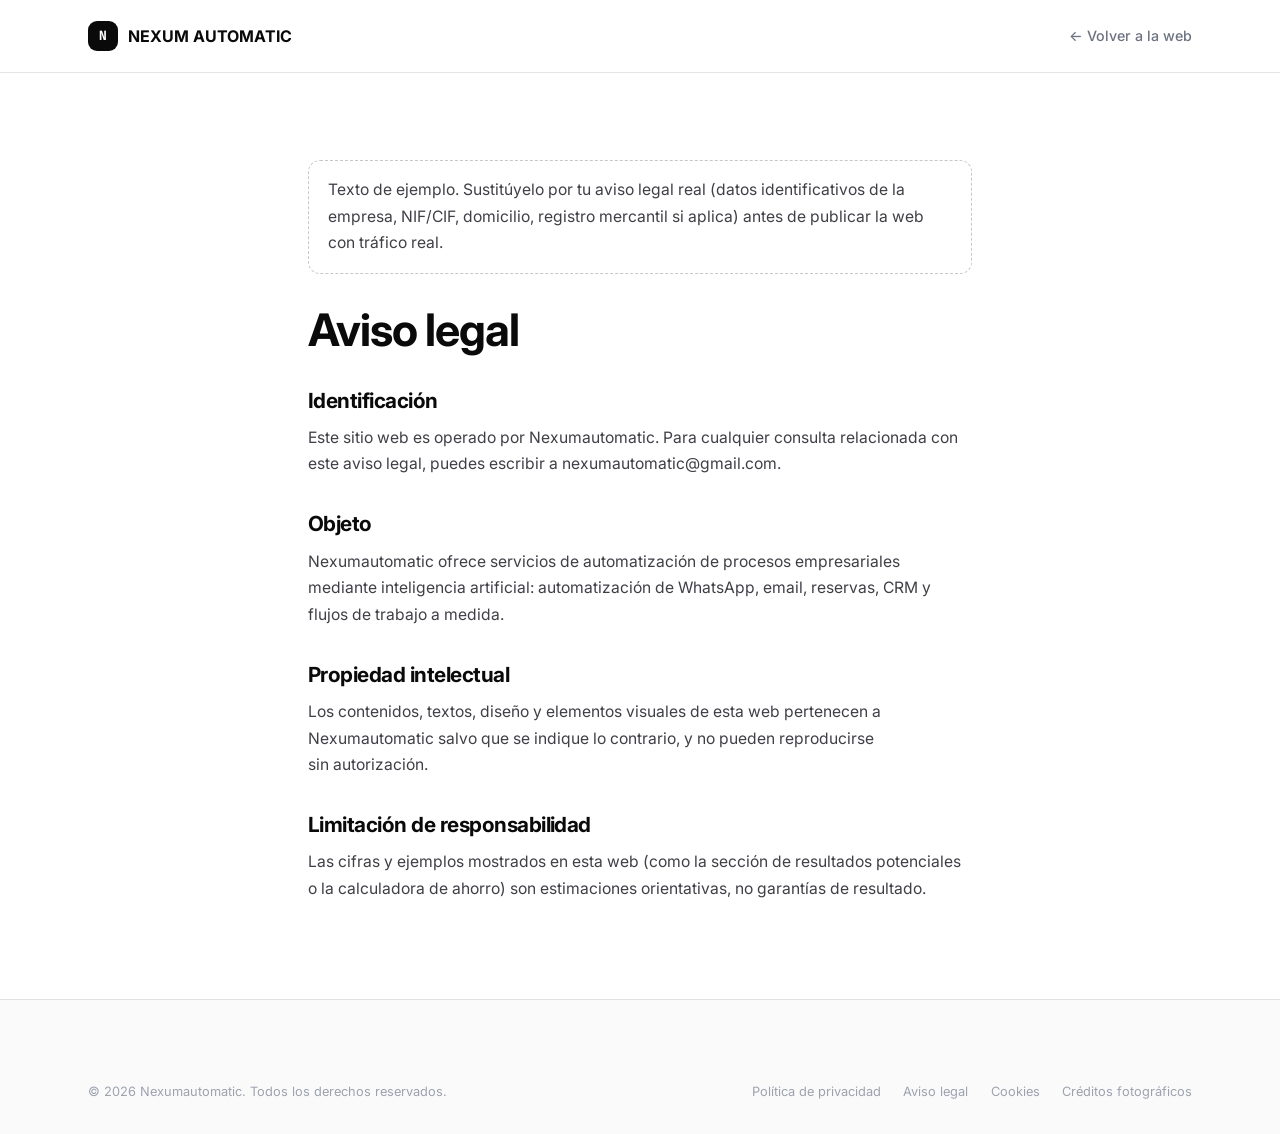
<file: aviso-legal.html>
<!DOCTYPE html>
<html lang="es">
<head>
<meta charset="UTF-8">
<meta name="viewport" content="width=device-width, initial-scale=1.0">
<title>Aviso legal — Nexumautomatic</title>
<meta name="robots" content="noindex">
<link rel="icon" type="image/svg+xml" href="assets/favicon.svg">
<link rel="preconnect" href="https://fonts.googleapis.com">
<link rel="preconnect" href="https://fonts.gstatic.com" crossorigin>
<link rel="stylesheet" href="https://fonts.googleapis.com/css2?family=JetBrains+Mono:wght@400;500;600;700;800&family=Inter:wght@300;400;500;600;700;800&display=swap">
<link rel="stylesheet" href="styles.css?v=20260904b">
<style>
  .legal-main { max-width: 760px; margin-inline: auto; padding: clamp(8rem,14vw,10rem) var(--gutter) 6rem; }
  .legal-main h1 { font-size: clamp(2rem,4vw,2.8rem); margin-bottom: 1.5rem; }
  .legal-main h2 { font-size: 1.3rem; margin-top: 2.2rem; margin-bottom: .8rem; }
  .legal-main p, .legal-main li { color: var(--ink-soft); font-size: .98rem; line-height: 1.7; }
  .legal-notice {
    margin-bottom: 2rem; padding: 1rem 1.2rem; border-radius: var(--radius-sm);
    border: 1px dashed var(--line-2); color: var(--mute); font-size: .88rem;
  }
</style>
</head>
<body>
<a class="skip-link" href="#main">Saltar al contenido</a>
<nav class="nav is-scrolled" data-nav>
  <div class="nav-inner">
    <a class="brand" href="index.html"><span class="brand-mark">N</span><span>NEXUM AUTOMATIC</span></a>
    <a class="nav-link" href="index.html">← Volver a la web</a>
  </div>
</nav>
<main id="main" class="legal-main">
  <p class="legal-notice">Texto de ejemplo. Sustitúyelo por tu aviso legal real (datos identificativos de la empresa, NIF/CIF, domicilio, registro mercantil si aplica) antes de publicar la web con tráfico real.</p>
  <h1>Aviso legal</h1>
  <h2>Identificación</h2>
  <p>Este sitio web es operado por Nexumautomatic. Para cualquier consulta relacionada con este aviso legal, puedes escribir a <a href="mailto:nexumautomatic@gmail.com">nexumautomatic@gmail.com</a>.</p>
  <h2>Objeto</h2>
  <p>Nexumautomatic ofrece servicios de automatización de procesos empresariales mediante inteligencia artificial: automatización de WhatsApp, email, reservas, CRM y flujos de trabajo a medida.</p>
  <h2>Propiedad intelectual</h2>
  <p>Los contenidos, textos, diseño y elementos visuales de esta web pertenecen a Nexumautomatic salvo que se indique lo contrario, y no pueden reproducirse sin autorización.</p>
  <h2>Limitación de responsabilidad</h2>
  <p>Las cifras y ejemplos mostrados en esta web (como la sección de resultados potenciales o la calculadora de ahorro) son estimaciones orientativas, no garantías de resultado.</p>
</main>
<footer class="footer">
  <div class="footer-inner">
    <div class="footer-bottom">
      <span>© 2026 Nexumautomatic. Todos los derechos reservados.</span>
      <div class="footer-legal">
        <a href="privacidad.html">Política de privacidad</a>
        <a href="aviso-legal.html">Aviso legal</a>
        <a href="cookies.html">Cookies</a>
        <a href="creditos.html">Créditos fotográficos</a>
      </div>
    </div>
  </div>
</footer>
</body>
</html>
</file>
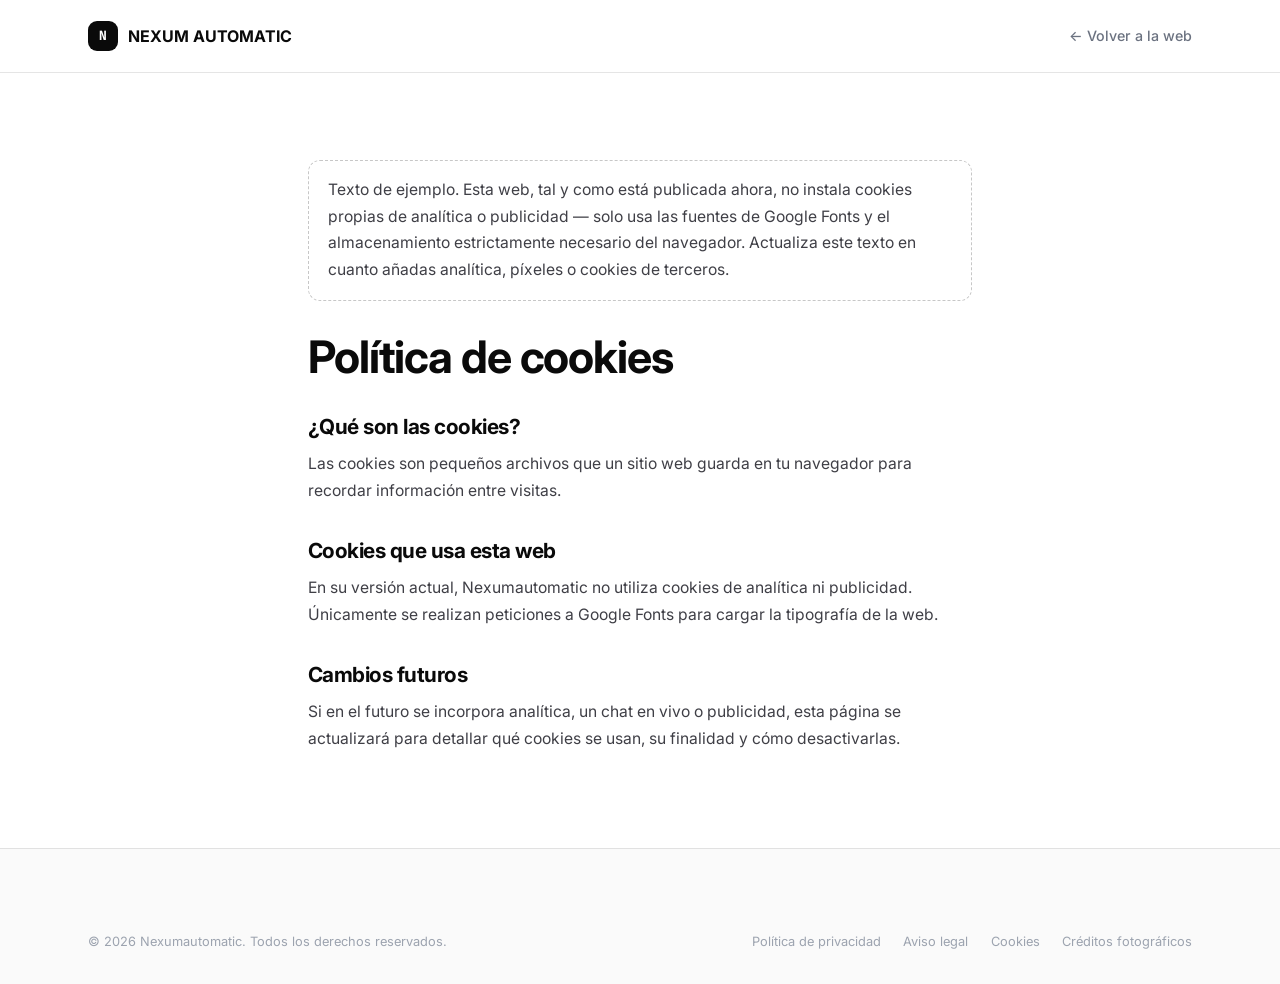
<file: cookies.html>
<!DOCTYPE html>
<html lang="es">
<head>
<meta charset="UTF-8">
<meta name="viewport" content="width=device-width, initial-scale=1.0">
<title>Política de cookies — Nexumautomatic</title>
<meta name="robots" content="noindex">
<link rel="icon" type="image/svg+xml" href="assets/favicon.svg">
<link rel="preconnect" href="https://fonts.googleapis.com">
<link rel="preconnect" href="https://fonts.gstatic.com" crossorigin>
<link rel="stylesheet" href="https://fonts.googleapis.com/css2?family=JetBrains+Mono:wght@400;500;600;700;800&family=Inter:wght@300;400;500;600;700;800&display=swap">
<link rel="stylesheet" href="styles.css?v=20260904b">
<style>
  .legal-main { max-width: 760px; margin-inline: auto; padding: clamp(8rem,14vw,10rem) var(--gutter) 6rem; }
  .legal-main h1 { font-size: clamp(2rem,4vw,2.8rem); margin-bottom: 1.5rem; }
  .legal-main h2 { font-size: 1.3rem; margin-top: 2.2rem; margin-bottom: .8rem; }
  .legal-main p, .legal-main li { color: var(--ink-soft); font-size: .98rem; line-height: 1.7; }
  .legal-notice {
    margin-bottom: 2rem; padding: 1rem 1.2rem; border-radius: var(--radius-sm);
    border: 1px dashed var(--line-2); color: var(--mute); font-size: .88rem;
  }
</style>
</head>
<body>
<a class="skip-link" href="#main">Saltar al contenido</a>
<nav class="nav is-scrolled" data-nav>
  <div class="nav-inner">
    <a class="brand" href="index.html"><span class="brand-mark">N</span><span>NEXUM AUTOMATIC</span></a>
    <a class="nav-link" href="index.html">← Volver a la web</a>
  </div>
</nav>
<main id="main" class="legal-main">
  <p class="legal-notice">Texto de ejemplo. Esta web, tal y como está publicada ahora, no instala cookies propias de analítica o publicidad — solo usa las fuentes de Google Fonts y el almacenamiento estrictamente necesario del navegador. Actualiza este texto en cuanto añadas analítica, píxeles o cookies de terceros.</p>
  <h1>Política de cookies</h1>
  <h2>¿Qué son las cookies?</h2>
  <p>Las cookies son pequeños archivos que un sitio web guarda en tu navegador para recordar información entre visitas.</p>
  <h2>Cookies que usa esta web</h2>
  <p>En su versión actual, Nexumautomatic no utiliza cookies de analítica ni publicidad. Únicamente se realizan peticiones a Google Fonts para cargar la tipografía de la web.</p>
  <h2>Cambios futuros</h2>
  <p>Si en el futuro se incorpora analítica, un chat en vivo o publicidad, esta página se actualizará para detallar qué cookies se usan, su finalidad y cómo desactivarlas.</p>
</main>
<footer class="footer">
  <div class="footer-inner">
    <div class="footer-bottom">
      <span>© 2026 Nexumautomatic. Todos los derechos reservados.</span>
      <div class="footer-legal">
        <a href="privacidad.html">Política de privacidad</a>
        <a href="aviso-legal.html">Aviso legal</a>
        <a href="cookies.html">Cookies</a>
        <a href="creditos.html">Créditos fotográficos</a>
      </div>
    </div>
  </div>
</footer>
</body>
</html>
</file>
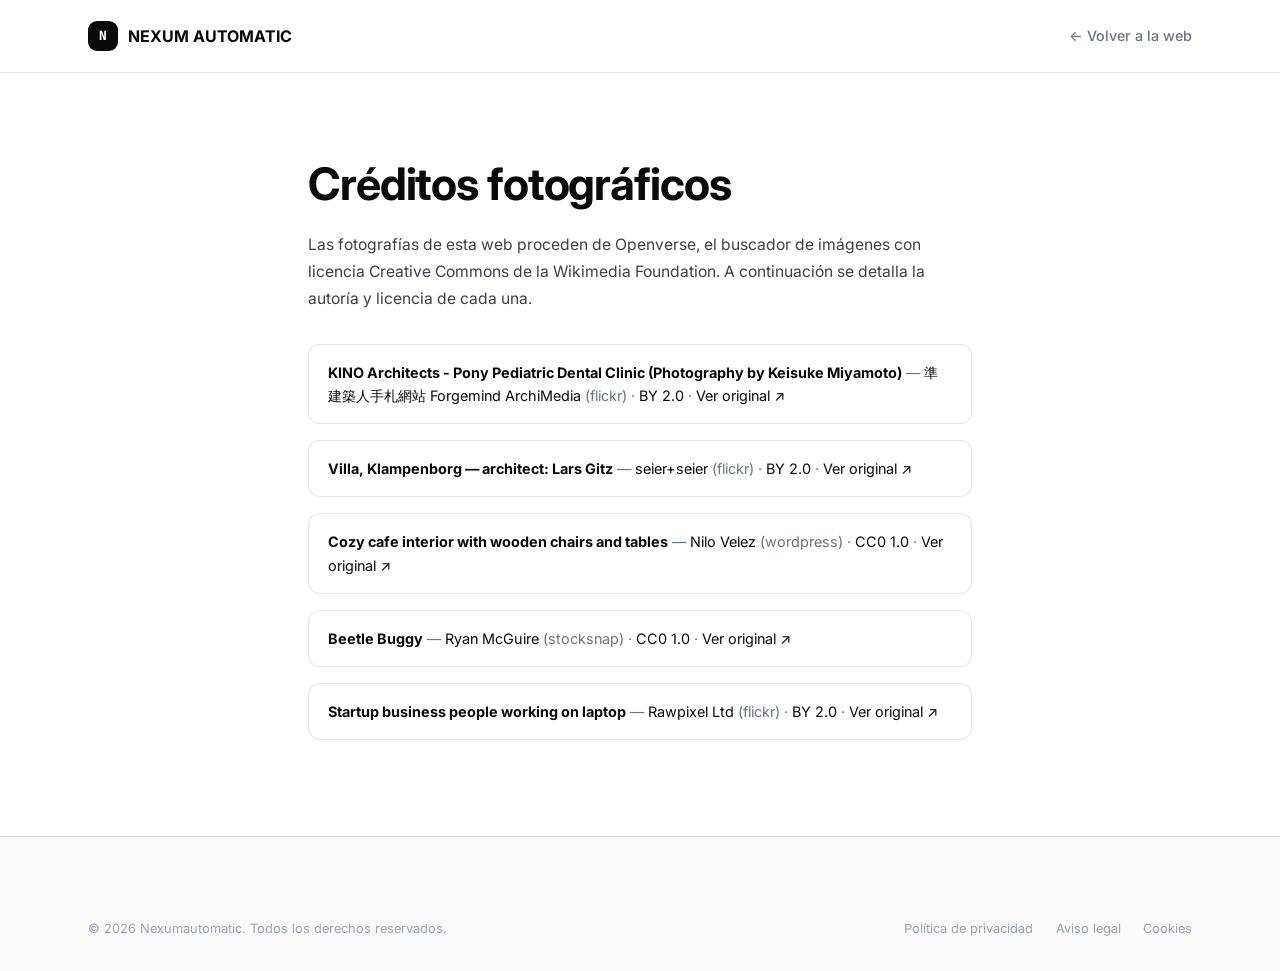
<file: creditos.html>
<!DOCTYPE html>
<html lang="es">
<head>
<meta charset="UTF-8">
<meta name="viewport" content="width=device-width, initial-scale=1.0">
<title>Créditos fotográficos — Nexumautomatic</title>
<meta name="robots" content="noindex">
<link rel="icon" type="image/svg+xml" href="assets/favicon.svg">
<link rel="preconnect" href="https://fonts.googleapis.com">
<link rel="preconnect" href="https://fonts.gstatic.com" crossorigin>
<link rel="stylesheet" href="https://fonts.googleapis.com/css2?family=JetBrains+Mono:wght@400;500;600;700;800&family=Inter:wght@300;400;500;600;700;800&display=swap">
<link rel="stylesheet" href="styles.css?v=20260904b">
<style>
  .legal-main { max-width: 760px; margin-inline: auto; padding: clamp(8rem,14vw,10rem) var(--gutter) 6rem; }
  .legal-main h1 { font-size: clamp(2rem,4vw,2.8rem); margin-bottom: 1.5rem; }
  .legal-main p { color: var(--ink-soft); font-size: .98rem; line-height: 1.7; }
  .credits-list { list-style: none; padding: 0; margin-top: 2rem; display: grid; gap: 1rem; }
  .credits-list li {
    padding: 1rem 1.2rem; border-radius: var(--radius-sm); border: 1px solid var(--line);
    background: var(--bg-card); color: var(--mute); font-size: .9rem; line-height: 1.6;
  }
  .credits-list strong { color: var(--ink); }
  .credits-list a { color: var(--accent-3); }
</style>
</head>
<body>
<a class="skip-link" href="#main">Saltar al contenido</a>
<nav class="nav is-scrolled" data-nav>
  <div class="nav-inner">
    <a class="brand" href="index.html"><span class="brand-mark">N</span><span>NEXUM AUTOMATIC</span></a>
    <a class="nav-link" href="index.html">← Volver a la web</a>
  </div>
</nav>
<main id="main" class="legal-main">
  <h1>Créditos fotográficos</h1>
  <p>Las fotografías de esta web proceden de <a href="https://openverse.org" target="_blank" rel="noopener">Openverse</a>, el buscador de imágenes con licencia Creative Commons de la Wikimedia Foundation. A continuación se detalla la autoría y licencia de cada una.</p>
  <ul class="credits-list" data-credits>
    <li>Cargando créditos…</li>
  </ul>
</main>
<footer class="footer">
  <div class="footer-inner">
    <div class="footer-bottom">
      <span>© 2026 Nexumautomatic. Todos los derechos reservados.</span>
      <div class="footer-legal">
        <a href="privacidad.html">Política de privacidad</a>
        <a href="aviso-legal.html">Aviso legal</a>
        <a href="cookies.html">Cookies</a>
      </div>
    </div>
  </div>
</footer>
<script defer src="lib/credits-render.js"></script>
</body>
</html>
</file>
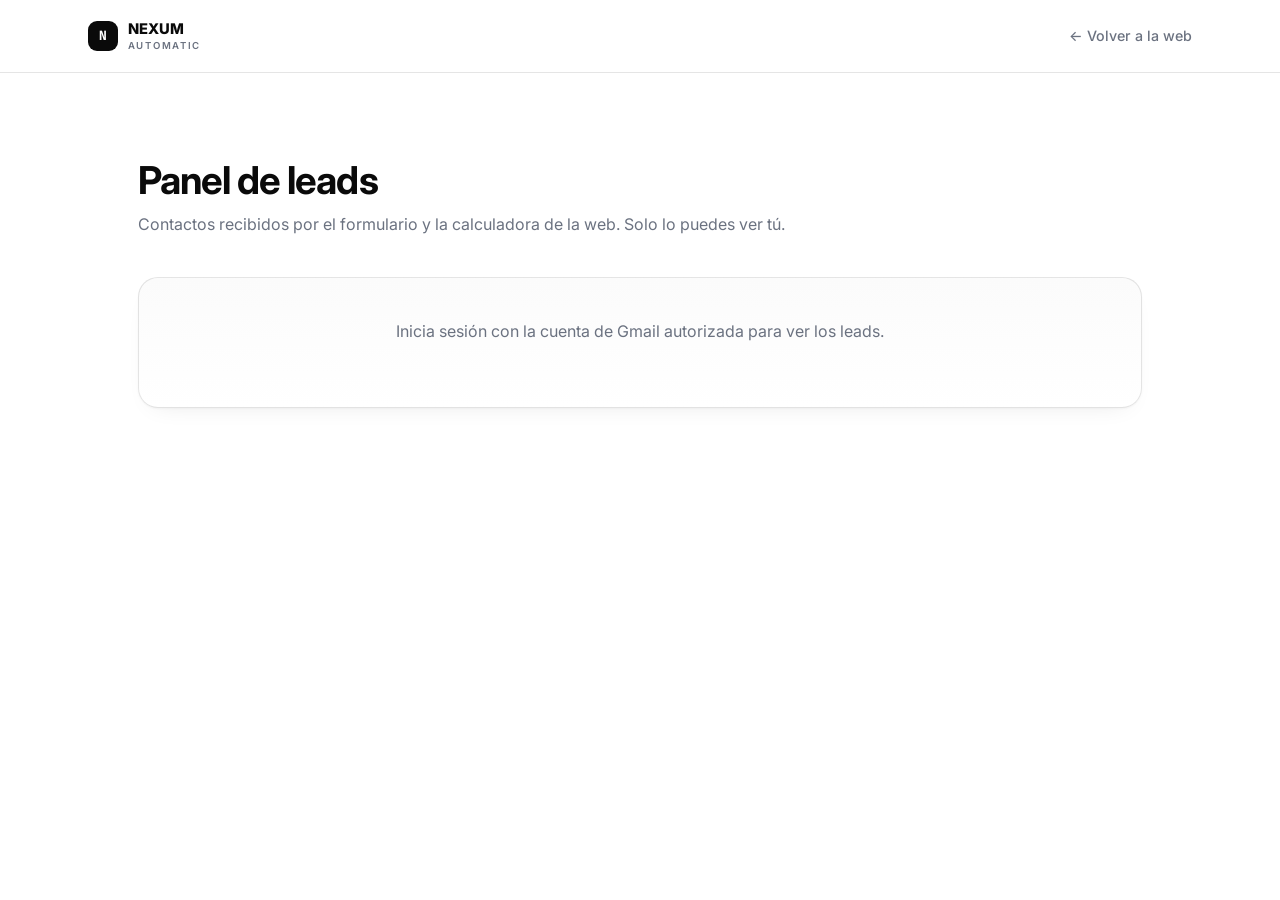
<file: panel.html>
<!DOCTYPE html>
<html lang="es">
<head>
<meta charset="UTF-8">
<meta name="viewport" content="width=device-width, initial-scale=1.0">
<title>Panel de leads — Nexumautomatic</title>
<meta name="robots" content="noindex, nofollow">
<link rel="icon" type="image/svg+xml" href="assets/favicon.svg">
<link rel="preconnect" href="https://fonts.googleapis.com">
<link rel="preconnect" href="https://fonts.gstatic.com" crossorigin>
<link rel="stylesheet" href="https://fonts.googleapis.com/css2?family=JetBrains+Mono:wght@400;500;600;700;800&family=Inter:wght@300;400;500;600;700;800&display=swap">
<link rel="stylesheet" href="styles.css?v=20260904b">
<style>
  .panel-main { max-width: 1100px; margin-inline: auto; padding: clamp(8rem,14vw,10rem) var(--gutter) 6rem; }
  .panel-main h1 { font-size: clamp(1.8rem,3.6vw,2.4rem); }
  .panel-sub { color: var(--mute); margin-top: .6rem; }
  .panel-gate { margin-top: 2.5rem; padding: 2.5rem; text-align: center; }
  .panel-gate p { color: var(--mute); margin-bottom: 1.4rem; }
  .panel-gsi { display: flex; justify-content: center; }
  .panel-error { margin-top: 1.2rem; color: var(--ink); font-size: .9rem; display: none; }
  .panel-error.is-visible { display: block; }
  .panel-toolbar { margin-top: 2.5rem; display: flex; align-items: center; justify-content: space-between; gap: 1rem; flex-wrap: wrap; }
  .panel-who { font-size: .9rem; color: var(--mute); }
  .panel-signout { font-size: .85rem; color: var(--ink); text-decoration: underline; cursor: pointer; }
  .panel-table-wrap { margin-top: 1.5rem; overflow-x: auto; border: 1px solid var(--line); border-radius: var(--radius-sm); }
  table.panel-table { width: 100%; border-collapse: collapse; font-size: .86rem; white-space: nowrap; }
  .panel-table th, .panel-table td { padding: .7rem .9rem; border-bottom: 1px solid var(--line); text-align: left; }
  .panel-table th { font-family: var(--mono); font-size: .7rem; letter-spacing: .06em; text-transform: uppercase; color: var(--mute); background: var(--bg-2); }
  .panel-table tr:last-child td { border-bottom: none; }
  .panel-empty { margin-top: 2rem; text-align: center; color: var(--mute); }
  [hidden] { display: none !important; }
</style>
</head>
<body>
<a class="skip-link" href="#main">Saltar al contenido</a>
<nav class="nav is-scrolled" data-nav>
  <div class="nav-inner">
    <a class="brand" href="index.html"><span class="brand-mark">N</span><span class="brand-text"><span class="brand-line1">NEXUM</span><span class="brand-line2">AUTOMATIC</span></span></a>
    <a class="nav-link" href="index.html">← Volver a la web</a>
  </div>
</nav>

<main id="main" class="panel-main">
  <h1>Panel de leads</h1>
  <p class="panel-sub">Contactos recibidos por el formulario y la calculadora de la web. Solo lo puedes ver tú.</p>

  <div class="card panel-gate" data-panel-gate>
    <p>Inicia sesión con la cuenta de Gmail autorizada para ver los leads.</p>
    <div id="g_id_onload"
      data-client_id="271984621519-muontf54c7ntqmcrbua31a81jqukb78b.apps.googleusercontent.com"
      data-callback="handleCredentialResponse"
      data-auto_prompt="false">
    </div>
    <div class="panel-gsi g_id_signin" data-type="standard" data-theme="outline" data-size="large" data-text="signin_with" data-shape="pill"></div>
    <p class="panel-error" data-panel-error></p>
  </div>

  <div data-panel-content hidden>
    <div class="panel-toolbar">
      <span class="panel-who" data-panel-who></span>
      <span class="panel-signout" data-panel-signout>Cerrar sesión</span>
    </div>
    <div class="panel-table-wrap" data-panel-table-wrap hidden>
      <table class="panel-table">
        <thead>
          <tr>
            <th>Fecha</th><th>Origen</th><th>Nombre</th><th>Empresa</th><th>Email</th>
            <th>Teléfono</th><th>Sector</th><th>Mensaje / consultas</th><th>Ahorro</th>
          </tr>
        </thead>
        <tbody data-panel-rows></tbody>
      </table>
    </div>
    <p class="panel-empty" data-panel-empty hidden>Todavía no ha llegado ningún lead.</p>
  </div>
</main>

<script src="https://accounts.google.com/gsi/client" async defer></script>
<script defer src="panel.js?v=20260903a"></script>
</body>
</html>
</file>
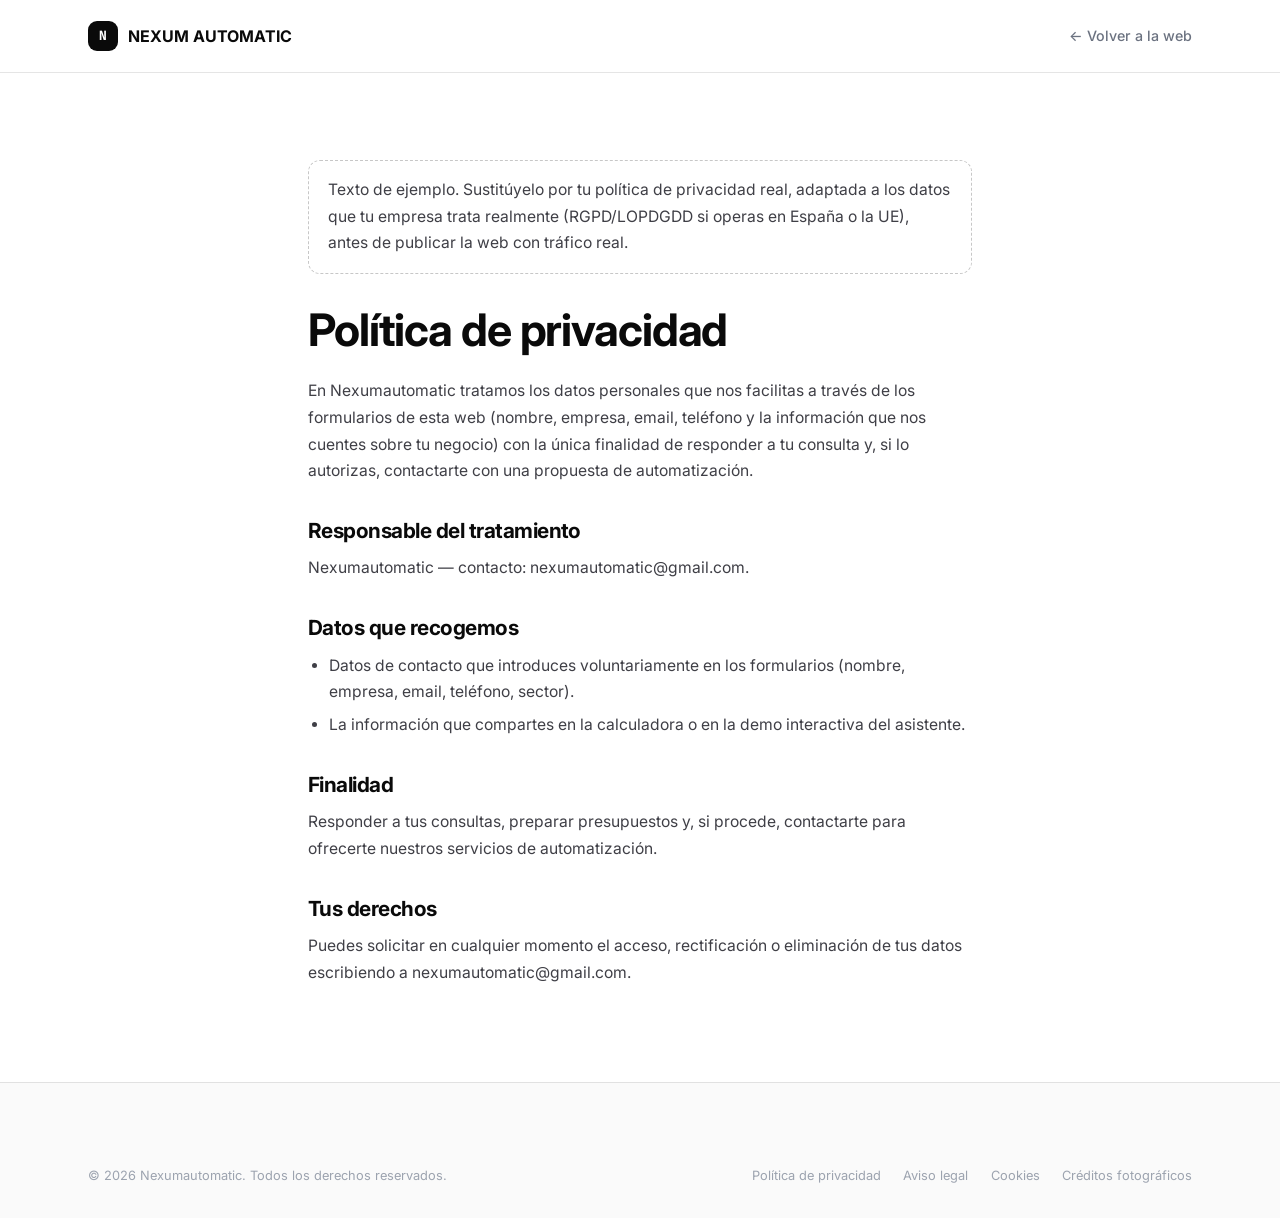
<file: privacidad.html>
<!DOCTYPE html>
<html lang="es">
<head>
<meta charset="UTF-8">
<meta name="viewport" content="width=device-width, initial-scale=1.0">
<title>Política de privacidad — Nexumautomatic</title>
<meta name="robots" content="noindex">
<link rel="icon" type="image/svg+xml" href="assets/favicon.svg">
<link rel="preconnect" href="https://fonts.googleapis.com">
<link rel="preconnect" href="https://fonts.gstatic.com" crossorigin>
<link rel="stylesheet" href="https://fonts.googleapis.com/css2?family=JetBrains+Mono:wght@400;500;600;700;800&family=Inter:wght@300;400;500;600;700;800&display=swap">
<link rel="stylesheet" href="styles.css?v=20260904b">
<style>
  .legal-main { max-width: 760px; margin-inline: auto; padding: clamp(8rem,14vw,10rem) var(--gutter) 6rem; }
  .legal-main h1 { font-size: clamp(2rem,4vw,2.8rem); margin-bottom: 1.5rem; }
  .legal-main h2 { font-size: 1.3rem; margin-top: 2.2rem; margin-bottom: .8rem; }
  .legal-main p, .legal-main li { color: var(--ink-soft); font-size: .98rem; line-height: 1.7; }
  .legal-main ul { list-style: disc; padding-left: 1.3rem; display: grid; gap: .4rem; }
  .legal-notice {
    margin-bottom: 2rem; padding: 1rem 1.2rem; border-radius: var(--radius-sm);
    border: 1px dashed var(--line-2); color: var(--mute); font-size: .88rem;
  }
</style>
</head>
<body>
<a class="skip-link" href="#main">Saltar al contenido</a>
<nav class="nav is-scrolled" data-nav>
  <div class="nav-inner">
    <a class="brand" href="index.html"><span class="brand-mark">N</span><span>NEXUM AUTOMATIC</span></a>
    <a class="nav-link" href="index.html">← Volver a la web</a>
  </div>
</nav>
<main id="main" class="legal-main">
  <p class="legal-notice">Texto de ejemplo. Sustitúyelo por tu política de privacidad real, adaptada a los datos que tu empresa trata realmente (RGPD/LOPDGDD si operas en España o la UE), antes de publicar la web con tráfico real.</p>
  <h1>Política de privacidad</h1>
  <p>En Nexumautomatic tratamos los datos personales que nos facilitas a través de los formularios de esta web (nombre, empresa, email, teléfono y la información que nos cuentes sobre tu negocio) con la única finalidad de responder a tu consulta y, si lo autorizas, contactarte con una propuesta de automatización.</p>
  <h2>Responsable del tratamiento</h2>
  <p>Nexumautomatic — contacto: <a href="mailto:nexumautomatic@gmail.com">nexumautomatic@gmail.com</a>.</p>
  <h2>Datos que recogemos</h2>
  <ul>
    <li>Datos de contacto que introduces voluntariamente en los formularios (nombre, empresa, email, teléfono, sector).</li>
    <li>La información que compartes en la calculadora o en la demo interactiva del asistente.</li>
  </ul>
  <h2>Finalidad</h2>
  <p>Responder a tus consultas, preparar presupuestos y, si procede, contactarte para ofrecerte nuestros servicios de automatización.</p>
  <h2>Tus derechos</h2>
  <p>Puedes solicitar en cualquier momento el acceso, rectificación o eliminación de tus datos escribiendo a <a href="mailto:nexumautomatic@gmail.com">nexumautomatic@gmail.com</a>.</p>
</main>
<footer class="footer">
  <div class="footer-inner">
    <div class="footer-bottom">
      <span>© 2026 Nexumautomatic. Todos los derechos reservados.</span>
      <div class="footer-legal">
        <a href="privacidad.html">Política de privacidad</a>
        <a href="aviso-legal.html">Aviso legal</a>
        <a href="cookies.html">Cookies</a>
        <a href="creditos.html">Créditos fotográficos</a>
      </div>
    </div>
  </div>
</footer>
</body>
</html>
</file>
<file: styles.css>
/* =============================================================
   1. Tokens — monochrome black / white / gray palette
   ============================================================= */
:root {
  --bg:        #ffffff;
  --bg-1:      #fafafa;
  --bg-2:      #f4f4f5;
  --bg-card:   #ffffff;
  --bg-card-2: #fbfbfb;
  --line:      rgba(0,0,0,0.10);
  --line-2:    rgba(0,0,0,0.22);

  --ink:       #0a0a0a;
  --ink-soft:  #3f3f46;
  --mute:      #6b7280;
  --mute-2:    #9ca3af;

  --accent:    #0a0a0a;
  --accent-2:  #0a0a0a;
  --accent-3:  #0a0a0a;
  --accent-grad: #0a0a0a;

  --glow-blue:   transparent;
  --glow-violet: transparent;
  --glow-cyan:   transparent;

  --mono: "JetBrains Mono", ui-monospace, SFMono-Regular, Menlo, Consolas, monospace;
  --sans: "Inter", -apple-system, BlinkMacSystemFont, "Segoe UI", sans-serif;

  --ease-out:  cubic-bezier(0.16, 1, 0.3, 1);
  --ease-soft: cubic-bezier(0.25, 0.46, 0.45, 0.94);

  --container: 1200px;
  --gutter: clamp(1.25rem, 4vw, 3rem);
  --radius: 20px;
  --radius-sm: 12px;
}

@property --angle { syntax: "<angle>"; inherits: false; initial-value: 0deg; }

/* =============================================================
   2. Reset & base
   ============================================================= */
*, *::before, *::after { box-sizing: border-box; margin: 0; }
html {
  -webkit-text-size-adjust: 100%;
  tab-size: 2;
  scroll-behavior: smooth;
  overflow-x: clip;
  color-scheme: light;
}
@media (prefers-reduced-motion: reduce) { html { scroll-behavior: auto; } }

body {
  background: var(--bg);
  color: var(--ink);
  font-family: var(--sans);
  font-size: 16px;
  line-height: 1.65;
  -webkit-font-smoothing: antialiased;
  text-rendering: optimizeLegibility;
  overflow-x: clip;
  overscroll-behavior-y: none;
}

img, svg, video { display: block; max-width: 100%; }
img { height: auto; }
button { font: inherit; color: inherit; cursor: pointer; border: 0; background: none; }
a { color: inherit; text-decoration: none; }
ul { list-style: none; padding: 0; }
p { text-wrap: pretty; }
h1, h2, h3, h4 { text-wrap: balance; line-height: 1.08; letter-spacing: -0.025em; font-weight: 700; }
::selection { background: var(--ink); color: #fff; }

:focus-visible { outline: 2px solid var(--ink); outline-offset: 3px; border-radius: 4px; }

/* =============================================================
   3. Utilities
   ============================================================= */
.skip-link {
  position: fixed; top: -100px; left: 1rem; z-index: 9999;
  padding: .6rem 1.1rem; background: var(--ink); color: #fff;
  border-radius: 8px; font-weight: 600; font-size: .85rem;
}
.skip-link:focus { top: 1rem; }

.container { max-width: var(--container); margin-inline: auto; padding-inline: var(--gutter); }
.section { position: relative; padding-block: clamp(4.5rem, 10vw, 8rem); }
.section-inner { max-width: var(--container); margin-inline: auto; padding-inline: var(--gutter); position: relative; }
.section.on-tint { background: var(--bg-2); }
.section.on-tint::before, .section.on-tint::after { content: none; }

.kicker {
  display: inline-flex; align-items: center; gap: .55rem;
  font-family: var(--mono); font-size: .74rem; letter-spacing: .12em; text-transform: uppercase;
  color: var(--ink);
  padding: .4rem .85rem; border-radius: 999px;
  background: #fff; border: 1px solid var(--line-2);
}
.kicker::before { content: ""; width: 6px; height: 6px; border-radius: 50%; background: var(--ink); }

.section-head { max-width: 42rem; margin-bottom: clamp(2.5rem, 6vw, 4rem); }
.section-head.is-centered { margin-inline: auto; text-align: center; }
.section-head h2 { font-size: clamp(1.9rem, 4.2vw, 3.1rem); margin-top: 1.1rem; }
.section-head p { color: var(--mute); font-size: 1.08rem; margin-top: 1.1rem; max-width: 40rem; }
.section-head.is-centered p { margin-inline: auto; }

.text-grad { color: var(--mute); }

/* Ambient glow orbs — disabled in the monochrome theme */
.glow { display: none; }

/* =============================================================
   4. Components
   ============================================================= */

.btn {
  display: inline-flex; align-items: center; gap: .55rem;
  padding: .9rem 1.7rem; border-radius: 999px;
  font-size: .95rem; font-weight: 600;
  white-space: nowrap; position: relative;
  transition: transform .4s var(--ease-soft), box-shadow .4s var(--ease-soft), border-color .3s, background .3s;
}
.btn-primary {
  background: var(--ink); color: #fff;
  box-shadow: 0 8px 24px -8px rgba(0,0,0,0.35);
}
.btn-primary:hover { transform: translateY(-2px); box-shadow: 0 14px 32px -8px rgba(0,0,0,0.4); }
.btn-primary:active { transform: translateY(0); transition-duration: .1s; }
.btn-outline { border: 1px solid var(--line-2); color: var(--ink); }
.btn-outline:hover { border-color: var(--ink); background: rgba(0,0,0,0.04); transform: translateY(-2px); }
.btn-sm { padding: .65rem 1.2rem; font-size: .85rem; }

/* Nav */
.nav {
  position: fixed; top: 0; inset-inline: 0; z-index: 100;
  border-bottom: 1px solid transparent;
  transition: background-color .4s var(--ease-out), backdrop-filter .4s var(--ease-out), border-color .4s var(--ease-out);
}
.nav.is-scrolled {
  background: rgba(255,255,255,0.82);
  backdrop-filter: blur(16px) saturate(160%);
  -webkit-backdrop-filter: blur(16px) saturate(160%);
  border-bottom-color: var(--line);
}
.nav-inner {
  max-width: var(--container); margin-inline: auto; padding-inline: var(--gutter);
  height: 72px; display: flex; align-items: center; justify-content: space-between;
}
.brand { font-weight: 700; font-size: 1rem; display: flex; align-items: center; gap: .6rem; }
.brand-mark {
  width: 30px; height: 30px; border-radius: 9px;
  background: var(--ink);
  display: grid; place-items: center; font-family: var(--mono); font-size: .8rem; color: #fff; font-weight: 800;
  flex-shrink: 0;
}
.brand-text { display: flex; flex-direction: column; line-height: 1.15; gap: .1em; }
.brand-line1 { font-size: .92rem; font-weight: 800; letter-spacing: .01em; }
.brand-line2 { font-size: .6rem; font-weight: 600; letter-spacing: .18em; color: var(--mute); }
.nav-links { display: none; align-items: center; gap: 2rem; }
@media (min-width: 1024px) { .nav-links { display: flex; } }
.nav-link { position: relative; padding: .25rem 0; font-size: .89rem; font-weight: 500; color: var(--mute); transition: color .3s; }
.nav-link::after {
  content: ""; position: absolute; left: 0; right: 0; bottom: -4px; height: 1px;
  background: var(--ink); transform: scaleX(0); transform-origin: right; transition: transform .4s var(--ease-out);
}
.nav-link:hover { color: var(--ink); }
.nav-link:hover::after { transform: scaleX(1); transform-origin: left; }
.nav-cta { display: none; }
@media (min-width: 1024px) { .nav-cta { display: inline-flex; padding: .6rem 1.3rem; font-size: .85rem; } }

.nav-burger { display: grid; place-items: center; width: 38px; height: 38px; border: 1px solid var(--line); border-radius: 10px; }
@media (min-width: 1024px) { .nav-burger { display: none; } }
.burger-lines { position: relative; width: 16px; height: 10px; }
.burger-lines span { position: absolute; left: 0; right: 0; height: 1.5px; background: var(--ink); transition: transform .3s var(--ease-out), opacity .3s; }
.burger-lines span:nth-child(1) { top: 0; }
.burger-lines span:nth-child(2) { top: 50%; transform: translateY(-50%); }
.burger-lines span:nth-child(3) { bottom: 0; }
.nav.is-open .burger-lines span:nth-child(1) { transform: translateY(4.25px) rotate(45deg); }
.nav.is-open .burger-lines span:nth-child(2) { opacity: 0; }
.nav.is-open .burger-lines span:nth-child(3) { transform: translateY(-4.25px) rotate(-45deg); }

.nav-mobile {
  position: fixed; inset: 0; z-index: 90; background: var(--bg); color: var(--ink);
  display: grid; place-items: center; clip-path: inset(0 0 100% 0);
  transition: clip-path .6s var(--ease-soft);
}
.nav-mobile[data-open="true"] { clip-path: inset(0); }
.nav-mobile-list { display: flex; flex-direction: column; align-items: center; gap: 1.6rem; }
.nav-mobile-list a { font-size: 1.4rem; font-weight: 600; }

/* Card */
.card {
  background: linear-gradient(180deg, var(--bg-card-2), var(--bg-card));
  border: 1px solid var(--line);
  border-radius: var(--radius);
  padding: clamp(1.5rem, 3vw, 2.2rem);
  position: relative;
  box-shadow: 0 1px 2px rgba(0,0,0,0.03), 0 10px 26px -16px rgba(0,0,0,0.12);
}

/* =============================================================
   5. Hero + connection diagram
   ============================================================= */
.hero {
  position: relative; padding-top: clamp(8rem, 16vw, 11rem); padding-bottom: clamp(3rem, 7vw, 5rem);
  overflow: clip; isolation: isolate;
}
.hero .glow-blue   { width: 620px; height: 620px; top: -220px; left: -160px; }
.hero .glow-violet { width: 520px; height: 520px; top: 40px; right: -180px; }
.hero-grid-bg {
  position: absolute; inset: 0; z-index: -1; opacity: .5;
  background-image: linear-gradient(var(--line) 1px, transparent 1px), linear-gradient(90deg, var(--line) 1px, transparent 1px);
  background-size: 56px 56px;
  mask-image: radial-gradient(ellipse 70% 55% at 50% 20%, black 30%, transparent 85%);
}
.hero-inner {
  max-width: var(--container); margin-inline: auto; padding-inline: var(--gutter);
  display: grid; gap: clamp(3rem, 6vw, 4rem); align-items: center;
}
@media (min-width: 1024px) { .hero-inner { grid-template-columns: 1.05fr .95fr; } }
.hero-kicker { margin-bottom: 1.5rem; }
.hero-title { font-size: clamp(2.4rem, 5.6vw, 4.1rem); max-width: 15ch; }
.hero-sub { margin-top: 1.5rem; max-width: 40rem; font-size: clamp(1.02rem, 1.6vw, 1.18rem); color: var(--mute); }
.hero-actions { margin-top: 2.2rem; display: flex; flex-wrap: wrap; gap: 1rem; }
.hero-stats { margin-top: 3rem; display: grid; grid-template-columns: repeat(2, 1fr); gap: .9rem 1.6rem; max-width: 30rem; }
@media (min-width: 640px) { .hero-stats { grid-template-columns: repeat(4, auto); max-width: none; } }
.hero-stat { display: flex; align-items: center; gap: .55rem; font-size: .86rem; font-weight: 600; color: var(--ink-soft); }
.hero-stat-icon {
  display: inline-grid; place-items: center; width: 26px; height: 26px; border-radius: 8px;
  background: var(--ink); color: #fff; font-size: .8rem; flex-shrink: 0;
}

.diagram-icon {
  width: 34px; height: 34px; border-radius: 9px; flex-shrink: 0;
  display: grid; place-items: center; font-size: 1rem;
  background: var(--ink); color: #fff; font-weight: 800;
}

/* Foto del hero */
.hero-photo { position: relative; border-radius: var(--radius); overflow: hidden; box-shadow: 0 40px 80px -30px rgba(0,0,0,.35); }
.hero-photo img { display: block; width: 100%; height: 100%; object-fit: cover; aspect-ratio: 4 / 3; filter: grayscale(1) contrast(1.05); }
.hero-photo-tag {
  position: absolute; top: 1.3rem; left: 1.3rem; display: flex; align-items: center; gap: .6rem;
  padding: .7rem 1.1rem; border-radius: 999px; background: #fff; color: var(--ink);
  font-size: .85rem; font-weight: 600; box-shadow: 0 14px 30px -14px rgba(0,0,0,.35);
}
.hero-photo-tag b { display: grid; place-items: center; width: 24px; height: 24px; border-radius: 50%; background: var(--ink); color: #fff; font-family: var(--mono); font-size: .7rem; }

/* =============================================================
   6. Problema
   ============================================================= */
.problem-list { display: grid; gap: .7rem; grid-template-columns: repeat(auto-fit, minmax(220px, 1fr)); margin-top: 1rem; }
.problem-item {
  display: flex; align-items: center; gap: .7rem;
  padding: .95rem 1.1rem; border-radius: var(--radius-sm);
  background: var(--bg-card); border: 1px solid var(--line);
  font-size: .92rem; color: var(--ink-soft);
}
.problem-item::before { content: "◆"; color: var(--ink); font-size: .6rem; flex-shrink: 0; }
.problem-close {
  margin-top: 2.6rem; text-align: center; font-size: clamp(1.2rem, 2.6vw, 1.7rem); font-weight: 700;
  max-width: 34rem; margin-inline: auto; letter-spacing: -0.01em;
}

/* =============================================================
   7. Servicios (feature cards)
   ============================================================= */
.services-head { display: grid; gap: 2.4rem; margin-bottom: 3.2rem; align-items: center; }
@media (min-width: 1024px) { .services-head { grid-template-columns: 1fr .85fr; gap: 3.5rem; } }
.services-head-sub { margin: 1.1rem 0 1.6rem; max-width: 34rem; color: var(--mute); font-size: 1.05rem; }
.services-photo { border-radius: var(--radius); overflow: hidden; box-shadow: 0 40px 80px -30px rgba(0,0,0,.35); }
.services-photo img { display: block; width: 100%; height: 100%; object-fit: cover; aspect-ratio: 4 / 3; filter: grayscale(1) contrast(1.05); }
.services-grid { display: grid; gap: 1.2rem; grid-template-columns: repeat(auto-fit, minmax(280px, 1fr)); }
.service-card { transition: transform .45s var(--ease-soft), border-color .3s, background .3s; }
.service-card:hover { transform: translateY(-6px); border-color: var(--line-2); }
.service-card .diagram-icon { margin-bottom: 1.1rem; width: 42px; height: 42px; border-radius: 11px; font-size: 1.2rem; }
.service-card h3 { font-size: 1.2rem; }
.service-card p { color: var(--mute); font-size: .95rem; margin-top: .6rem; }

/* =============================================================
   8. Así funciona — scrollytelling 3D
   ============================================================= */
.howworks { overflow: clip; }
.howworks-pin {
  display: grid; gap: clamp(2.5rem, 6vw, 5rem);
  padding-block: clamp(1rem, 4vw, 2rem);
}
.howworks-left { max-width: 36rem; }
.howworks-title { font-size: clamp(2.1rem, 4.6vw, 3.4rem); margin-top: 1.1rem; }
.howworks-sub { margin-top: 1.2rem; color: var(--mute); font-size: 1.12rem; max-width: 32rem; }

.howworks-steps { position: relative; margin-top: 2.8rem; display: grid; gap: 1.8rem; }
.howworks-line {
  display: none; position: absolute; left: 5px; top: 6px; bottom: 6px; width: 2px;
  background: var(--line);
}
.howworks-line-fill {
  display: block; width: 100%; height: 100%; background: var(--ink);
  transform: scaleY(0); transform-origin: top center;
}
.howworks-step { display: flex; align-items: flex-start; gap: 1rem; }
.howworks-dot {
  flex-shrink: 0; width: 12px; height: 12px; border-radius: 50%; margin-top: 6px;
  background: var(--ink); box-shadow: 0 0 0 4px var(--bg-2);
  transition: background .3s var(--ease-out);
}
.howworks-step h3 { font-size: 1.1rem; color: var(--ink); transition: color .3s var(--ease-out); }
.howworks-step p { margin-top: .35rem; font-size: .92rem; color: var(--mute); max-width: 26rem; transition: color .3s var(--ease-out); }

.howworks-scene { position: relative; display: grid; gap: 1.2rem; }

/* Tarjetas de "cristal" (mensaje inicial / respuesta final) */
.hw-glass { position: static; opacity: 1; width: min(440px, 100%); margin-inline: auto; }
.hw-glass-depth { display: none; }
.hw-glass-face {
  position: relative; background: var(--bg-card); border: 1px solid var(--line);
  border-radius: calc(var(--radius) + 4px); padding: 1.7rem 1.8rem;
  box-shadow: 0 20px 44px -26px rgba(0,0,0,.22);
}
.hw-reply { display: none; }

.hw-msg-head { display: flex; align-items: center; justify-content: space-between; font-size: .95rem; font-weight: 700; color: var(--ink); padding-bottom: .8rem; margin-bottom: .8rem; border-bottom: 1px solid var(--line); }
.hw-dots { color: var(--mute-2); letter-spacing: .1em; }
.hw-msg-field { display: flex; gap: .5rem; font-size: .82rem; padding-block: .5rem; border-bottom: 1px solid var(--line); color: var(--ink-soft); }
.hw-msg-field span { flex-shrink: 0; width: 3.6rem; color: var(--mute); font-family: var(--mono); font-size: .68rem; text-transform: uppercase; letter-spacing: .04em; }
.hw-msg-body { margin-top: 1rem; font-size: .92rem; line-height: 1.6; color: var(--ink-soft); }
.hw-msg-send {
  margin-top: 1.2rem; float: right; display: inline-flex; align-items: center; gap: .4rem; padding: .6rem 1.3rem;
  border-radius: 999px; background: var(--ink); color: #fff; font-size: .85rem; font-weight: 600;
}
.hw-msg-sent {
  margin-top: 1.2rem; float: right; display: inline-flex; align-items: center; padding: .55rem 1.1rem;
  border-radius: 999px; background: var(--ink); color: #fff; font-size: .78rem; font-weight: 700;
}

/* Elementos de la escena 3D — ocultos hasta el modo mejorado (desktop + motion) */
.hw-cable, .hw-client, .hw-envelope2, .hw-mini, .hw-core, .hw-plane, .hw-tool, .hw-analyzing, .hw-actions-done { display: none; }

.hw-client { align-items: center; gap: .35rem; text-align: center; }
.hw-client-avatar {
  width: 46px; height: 46px; border-radius: 50%; background: #fff; border: 1px solid var(--line-2);
  color: var(--ink); padding: 10px; box-shadow: 0 14px 30px -14px rgba(0,0,0,.35);
}
.hw-client-avatar svg { width: 100%; height: 100%; }
.hw-client-label { font-size: .72rem; font-weight: 700; color: var(--ink-soft); }

.hw-envelope2 {
  place-items: center; width: 46px; height: 46px; border-radius: 14px; background: var(--ink); color: #fff;
  box-shadow: 0 16px 30px -14px rgba(0,0,0,.45); position: relative; z-index: 5;
}
.hw-envelope2 svg { width: 20px; height: 20px; }
.hw-envelope2-dot {
  position: absolute; top: -3px; right: -3px; width: 10px; height: 10px; border-radius: 50%; background: #ef4444;
  box-shadow: 0 0 8px 1px rgba(239,68,68,.7); transition: background .4s, box-shadow .4s;
}
.hw-envelope2-dot.is-done { background: #fff; box-shadow: 0 0 8px 1px rgba(255,255,255,.8); }

.hw-mini {
  width: 210px; padding: .9rem 1.1rem; background: var(--bg-card); border: 1px solid var(--line);
  border-radius: 14px; box-shadow: 0 20px 40px -22px rgba(0,0,0,.28);
}
.hw-mini strong { display: block; font-size: .78rem; }
.hw-mini span { font-size: .76rem; color: var(--mute); }

.hw-core {
  width: 92px; height: 92px; border-radius: 24px; place-items: center;
  color: #fff; font-family: var(--mono); font-weight: 800; font-size: 1.15rem; letter-spacing: .04em;
  background: linear-gradient(155deg, #2c2c30 0%, #0a0a0a 55%, #000 100%);
  box-shadow: inset 0 1px 1px rgba(255,255,255,.25), inset 0 -14px 20px rgba(0,0,0,.5), 0 34px 60px -20px rgba(0,0,0,.55);
}

.hw-plane {
  width: 190px; padding: .6rem 1rem; border-radius: 10px; font-family: var(--mono); font-size: .66rem;
  letter-spacing: .1em; text-transform: uppercase; color: var(--ink-soft); font-weight: 700;
  background: rgba(255,255,255,.82); border: 1px solid rgba(255,255,255,.95);
  backdrop-filter: blur(10px); box-shadow: 0 2px 3px rgba(0,0,0,.05), 0 26px 40px -16px rgba(0,0,0,.35);
}

.hw-analyzing {
  align-items: center; gap: .5rem; font-family: var(--mono); font-size: .68rem;
  letter-spacing: .08em; text-transform: uppercase; color: var(--mute); white-space: nowrap;
}
.hw-analyzing i { width: 6px; height: 6px; border-radius: 50%; background: var(--ink); flex-shrink: 0; }

.hw-tool {
  position: relative; width: 196px; padding: 1rem 1.1rem; background: rgba(255,255,255,.85);
  border: 1px solid rgba(255,255,255,.95); border-radius: 14px; backdrop-filter: blur(10px);
  box-shadow: 0 2px 3px rgba(0,0,0,.05), 0 30px 50px -18px rgba(0,0,0,.4); align-items: flex-start; gap: .7rem;
}
.hw-tool-icon { display: inline-grid; place-items: center; width: 30px; height: 30px; border-radius: 9px; background: var(--bg-2); font-size: .95rem; flex-shrink: 0; }
.hw-tool-text strong { display: block; font-size: .84rem; margin-bottom: .1rem; }
.hw-tool-text p { font-size: .72rem; color: var(--mute); margin: 0; }
.hw-tool-done {
  position: absolute; bottom: -10px; right: 14px; font-size: .62rem; font-weight: 700; color: #16a34a;
  background: #fff; border: 1px solid var(--line); border-radius: 999px; padding: .2rem .55rem;
  box-shadow: 0 4px 10px -4px rgba(0,0,0,.25);
}

.hw-actions-done { font-family: var(--mono); font-size: .7rem; letter-spacing: .06em; color: var(--mute); white-space: nowrap; }

/* Enhanced 3D scrollytelling — desktop, motion allowed */
@media (min-width: 900px) and (prefers-reduced-motion: no-preference) {
  .howworks .section-inner { max-width: 1400px; }
  .howworks-pin { grid-template-columns: .92fr 1.08fr; align-items: center; }
  .howworks-line { display: block; }
  .howworks-step:not(.is-active) h3 { color: var(--mute); }
  .howworks-step:not(.is-active) p { color: var(--mute-2); }
  .howworks-step:not(.is-active) .howworks-dot { background: var(--line-2); box-shadow: 0 0 0 4px var(--bg-2); }

  .howworks { height: 400vh; }
  .howworks-pin { height: 100vh; }
  .howworks-scene { min-height: 640px; perspective: 1700px; }

  .hw-client, .hw-envelope2, .hw-mini, .hw-core, .hw-plane, .hw-tool { display: grid; }
  .hw-analyzing, .hw-actions-done { display: flex; }
  .hw-cable { display: block; }
  .hw-client, .hw-envelope2, .hw-mini, .hw-core, .hw-plane, .hw-tool, .hw-analyzing, .hw-actions-done, .hw-glass {
    position: absolute; will-change: transform, opacity;
  }
  .hw-cable { position: absolute; inset: 0; width: 100%; height: 100%; overflow: visible; }
  .hw-cable-path { fill: none; stroke: var(--ink); stroke-opacity: .8; stroke-width: 2; stroke-linecap: round; vector-effect: non-scaling-stroke; }

  .hw-glass { inset: 0; margin: auto; height: fit-content; opacity: 0; transform-style: preserve-3d; }
  .hw-glass[data-hw-msg] { opacity: 1; }
  .hw-glass-depth {
    display: block; position: absolute; inset: 0; border-radius: calc(var(--radius) + 4px);
    background: rgba(255,255,255,.55); border: 1px solid var(--line); backdrop-filter: blur(4px);
  }
  .hw-glass-depth-1 { transform: translate3d(10px, 14px, -18px) rotate(-1.2deg); }
  .hw-glass-depth-2 { transform: translate3d(20px, 26px, -34px) rotate(-2.4deg); opacity: .7; }
  .hw-glass-face { background: rgba(255,255,255,.72); backdrop-filter: blur(14px); box-shadow: 0 60px 90px -40px rgba(0,0,0,.4); }

  .hw-client { top: 3%; right: -1%; opacity: 0; justify-items: center; }
  .hw-envelope2 { top: 50%; left: 50%; translate: -50% -50%; opacity: 0; }
  .hw-mini { top: 6%; left: 50%; translate: -50% 0; opacity: 0; }
  .hw-core { top: 50%; left: 50%; translate: -50% -50%; opacity: 0; }
  /* Planos y tarjetas se centran con translate (siempre fiable) y se separan
     del nucleo con margin en px fijos -- no con translate en %, que se
     resuelve contra el tamaño propio de cada tarjeta (variable) y no da una
     separación predecible. */
  .hw-plane { top: 50%; left: 50%; translate: -50% -50%; opacity: 0; }
  .hw-plane-intencion { margin: -112px 0 0 -165px; }
  .hw-plane-datos { margin: -22px 0 0 -165px; }
  .hw-plane-prioridad { margin: 68px 0 0 -165px; }
  .hw-analyzing { top: 50%; left: 50%; translate: 0 -50%; margin-left: 130px; opacity: 0; }
  .hw-tool { top: 50%; left: 50%; translate: -50% -50%; opacity: 0; }
  .hw-tool-agenda { margin: -210px 0 0 -98px; }
  .hw-tool-llamadas { margin: -60px 0 0 130px; }
  .hw-tool-automatiza { margin: 150px 0 0 -140px; }
  .hw-actions-done { top: 50%; left: 50%; translate: 0 -50%; margin: 140px 0 0 130px; opacity: 0; }
}

/* =============================================================
   9. Sectores
   ============================================================= */
.sector-grid { display: grid; gap: 1.2rem; grid-template-columns: repeat(auto-fit, minmax(240px, 1fr)); }
.sector-card { padding-top: 0; overflow: hidden; }
.sector-photo {
  display: block; width: calc(100% + clamp(3rem, 6vw, 4.4rem)); margin: 0 clamp(-1.5rem, -3vw, -2.2rem) 1.2rem;
  max-width: none; aspect-ratio: 3 / 2; object-fit: cover;
  filter: saturate(.9) contrast(1.02);
  mask-image: linear-gradient(180deg, black 65%, transparent 100%);
  -webkit-mask-image: linear-gradient(180deg, black 65%, transparent 100%);
}
.sector-card h3 { font-size: 1.05rem; }
.sector-card p { color: var(--mute); font-size: .92rem; margin-top: .6rem; }
.sector-tag { font-family: var(--mono); font-size: .7rem; color: var(--mute); letter-spacing: .05em; text-transform: uppercase; }

/* =============================================================
   10. Proceso
   ============================================================= */
.process-grid { display: grid; gap: clamp(1.6rem, 4vw, 2.4rem); }
@media (min-width: 720px) { .process-grid { grid-template-columns: repeat(4, 1fr); } }
.process-item { border-top: 1px solid var(--line); padding-top: 1.5rem; }
.process-num { font-family: var(--mono); font-size: 1.7rem; font-weight: 800; }
.process-item h3 { font-size: 1.1rem; margin-top: .7rem; }
.process-item p { color: var(--mute); margin-top: .6rem; font-size: .92rem; }

/* =============================================================
   11. Impacto
   ============================================================= */
.impact-grid { display: grid; gap: 1.1rem; grid-template-columns: repeat(auto-fit, minmax(220px, 1fr)); }
.impact-card { text-align: center; }
.impact-num {
  font-family: var(--mono); font-size: clamp(1.5rem, 3.4vw, 2.6rem); font-weight: 800;
  overflow-wrap: anywhere; word-break: break-word; line-height: 1.15;
}
.impact-card p { color: var(--mute); font-size: .9rem; margin-top: .5rem; }
.impact-disclaimer { text-align: center; margin-top: 2rem; color: var(--mute-2); font-size: .85rem; max-width: 42rem; margin-inline: auto; }

/* =============================================================
   12. Demo IA
   ============================================================= */
.demo-shell {
  max-width: 620px; margin-inline: auto;
  background: var(--bg-card); border: 1px solid var(--line); border-radius: var(--radius);
  overflow: hidden; box-shadow: 0 24px 56px -28px rgba(0,0,0,0.25);
}
.demo-head {
  display: flex; align-items: center; gap: .7rem; padding: 1rem 1.3rem;
  border-bottom: 1px solid var(--line); background: var(--bg-2);
}
.demo-dot { width: 8px; height: 8px; border-radius: 50%; background: var(--ink); }
.demo-title { font-size: .88rem; font-weight: 600; color: var(--ink-soft); }
.demo-body { padding: 1.3rem; display: flex; flex-direction: column; gap: .8rem; min-height: 260px; max-height: 420px; overflow-y: auto; }
.demo-msg { max-width: 85%; padding: .7rem 1rem; border-radius: 14px; font-size: .9rem; line-height: 1.5; }
.demo-msg.is-ai { background: var(--bg-2); color: var(--ink-soft); border-bottom-left-radius: 4px; align-self: flex-start; }
.demo-msg.is-user { background: var(--ink); color: #fff; font-weight: 500; border-bottom-right-radius: 4px; align-self: flex-end; }
.demo-suggestions { display: flex; flex-wrap: wrap; gap: .5rem; padding: 0 1.3rem 1rem; }
.demo-chip {
  font-size: .82rem; padding: .5rem .9rem; border-radius: 999px; border: 1px solid var(--line-2);
  color: var(--ink-soft); transition: border-color .25s, color .25s, background .25s;
}
.demo-chip:hover { border-color: var(--ink); background: var(--ink); color: #fff; }
.demo-form { display: flex; gap: .6rem; padding: 1rem 1.3rem; border-top: 1px solid var(--line); }
.demo-input {
  flex: 1; background: var(--bg-2); border: 1px solid var(--line); border-radius: 999px;
  padding: .75rem 1.1rem; color: var(--ink); font-size: .92rem;
}
.demo-input:focus { outline: none; border-color: var(--ink); }
.demo-send {
  width: 42px; height: 42px; border-radius: 50%; background: var(--ink); color: #fff;
  display: grid; place-items: center; flex-shrink: 0; font-weight: 700;
}

/* =============================================================
   13. Calculadora
   ============================================================= */
.calc-shell { display: grid; gap: 1.6rem; }
@media (min-width: 900px) { .calc-shell { grid-template-columns: 1fr 1fr; align-items: start; } }
.calc-field { display: grid; gap: .4rem; margin-bottom: 1rem; }
.calc-field label { font-size: .85rem; color: var(--mute); font-weight: 500; }
.calc-field select, .calc-field input[type="number"] {
  width: 100%; padding: .8rem 1rem; border-radius: var(--radius-sm); border: 1px solid var(--line);
  background: var(--bg-2); color: var(--ink); font-family: var(--sans); font-size: .95rem;
}
.calc-field input[type="range"] { width: 100%; accent-color: var(--ink); }
.calc-range-value { font-family: var(--mono); font-size: .85rem; color: var(--ink); }

.calc-result { text-align: center; }
.calc-result-row { display: flex; justify-content: space-between; align-items: baseline; padding-block: .9rem; border-top: 1px solid var(--line); }
.calc-result-row:first-of-type { border-top: none; }
.calc-result-label { color: var(--mute); font-size: .92rem; }
.calc-result-value { font-family: var(--mono); font-weight: 700; font-size: 1.2rem; }
.calc-saving .calc-result-value { color: var(--ink); font-size: 1.6rem; }
.calc-disclaimer { margin-top: 1.2rem; font-size: .82rem; color: var(--mute-2); text-align: center; }

.calc-gate {
  margin-top: 1.4rem; padding-top: 1.4rem; border-top: 1px dashed var(--line-2);
  display: none; flex-direction: column; gap: .8rem;
}
.calc-gate.is-visible { display: flex; }
.calc-gate p { font-size: .88rem; color: var(--mute); }
.calc-locked { text-align: center; padding: 2rem 0; color: var(--mute); font-size: .92rem; }

/* =============================================================
   14. Casos de uso — workflow diagrams
   ============================================================= */
.workflows-grid { display: grid; gap: 1.6rem; }
@media (min-width: 860px) { .workflows-grid { grid-template-columns: 1fr 1fr; } }
.workflow-title { font-size: 1rem; font-weight: 700; margin-bottom: 1.2rem; text-align: center; }
.workflow-steps { display: flex; flex-direction: column; align-items: center; }
.workflow-step {
  width: 100%; max-width: 300px; text-align: center;
  padding: .8rem 1rem; border-radius: var(--radius-sm);
  background: var(--bg-card-2); border: 1px solid var(--line);
  font-size: .86rem; font-weight: 600; color: var(--ink-soft);
}
.workflow-connector { width: 2px; height: 26px; background: var(--line-2); }

/* =============================================================
   15. FAQ
   ============================================================= */
.faq-list { border-top: 1px solid var(--line); }
.faq-item { border-bottom: 1px solid var(--line); }
.faq-q {
  width: 100%; display: flex; align-items: center; justify-content: space-between; gap: 1rem;
  padding-block: 1.35rem; text-align: left; font-size: clamp(.98rem, 1.6vw, 1.1rem); font-weight: 600;
}
.faq-q:hover { opacity: .65; }
.faq-icon { flex-shrink: 0; width: 22px; height: 22px; position: relative; }
.faq-icon::before, .faq-icon::after {
  content: ""; position: absolute; top: 50%; left: 50%; background: var(--ink);
  transform: translate(-50%,-50%); transition: transform .3s var(--ease-out), opacity .3s;
}
.faq-icon::before { width: 14px; height: 1.5px; }
.faq-icon::after { width: 1.5px; height: 14px; }
.faq-item[data-open="true"] .faq-icon::after { transform: translate(-50%,-50%) rotate(90deg); opacity: 0; }
.faq-a { display: grid; grid-template-rows: 0fr; opacity: 0; transition: grid-template-rows .45s var(--ease-soft), opacity .35s var(--ease-out); }
.faq-item[data-open="true"] .faq-a { grid-template-rows: 1fr; opacity: 1; }
.faq-a-inner { overflow: hidden; }
.faq-a-inner p { padding-bottom: 1.3rem; color: var(--mute); max-width: 64ch; }

/* =============================================================
   16. Contacto
   ============================================================= */
.contact-section { position: relative; overflow: clip; }
.contact-grid { display: grid; gap: 2.4rem; }
@media (min-width: 960px) { .contact-grid { grid-template-columns: 1fr 1.1fr; } }
.contact-email {
  font-family: var(--mono); font-weight: 700; font-size: clamp(1.2rem, 2.4vw, 1.5rem);
  display: inline-block; color: var(--ink); margin-top: 1.6rem; text-decoration: underline; text-underline-offset: 3px;
}
.contact-email:hover { color: var(--mute); }

.contact-form { display: grid; gap: 1rem; }
.form-row { display: grid; gap: 1rem; }
@media (min-width: 640px) { .form-row.is-two { grid-template-columns: 1fr 1fr; } }
.field { position: relative; }
.field input, .field textarea, .field select {
  width: 100%; padding: 1.4rem 1rem .6rem; border: 1px solid var(--line);
  background: var(--bg-card); color: var(--ink); border-radius: var(--radius-sm);
  font-family: var(--sans); font-size: .95rem; transition: border-color .3s;
}
.field textarea { min-height: 100px; resize: vertical; }
.field input:focus, .field textarea:focus, .field select:focus { border-color: var(--ink); outline: none; }
.field label { position: absolute; left: 1rem; top: 50%; transform: translateY(-50%); pointer-events: none; transition: all .25s var(--ease-out); color: var(--mute); font-size: .93rem; }
.field textarea + label, .field select + label { top: 1.15rem; transform: none; }
.field input:focus + label, .field input:not(:placeholder-shown) + label,
.field textarea:focus + label, .field textarea:not(:placeholder-shown) + label {
  top: .5rem; transform: none; font-size: .66rem; letter-spacing: .08em; text-transform: uppercase; color: var(--ink);
}
.field select { appearance: none; color: var(--ink); }
.field select:invalid { color: var(--mute); }
.field-select-label { display: block; font-size: .66rem; letter-spacing: .08em; text-transform: uppercase; color: var(--mute); margin-bottom: .4rem; }

.contact-submit { position: relative; }
.contact-submit .btn-label, .contact-submit .btn-spinner { transition: opacity .2s; }
.contact-submit.is-sending .btn-label { opacity: 0; }
.contact-submit .btn-spinner { position: absolute; inset: 0; display: none; align-items: center; justify-content: center; }
.contact-submit.is-sending .btn-spinner { display: flex; }
.contact-submit .btn-spinner::after {
  content: ""; width: 16px; height: 16px; border-radius: 50%;
  border: 2px solid rgba(255,255,255,0.3); border-top-color: #fff; animation: spin .8s linear infinite;
}
@keyframes spin { to { transform: rotate(360deg); } }
.contact-form.is-sent .field, .contact-form.is-sent .contact-submit { opacity: 0; pointer-events: none; }
.contact-success {
  margin-top: 1rem; opacity: 0; transform: translateY(8px);
  transition: opacity .6s var(--ease-out), transform .6s var(--ease-soft);
  color: var(--ink); font-size: .92rem;
}
.contact-success.is-visible { opacity: 1; transform: none; }

/* =============================================================
   17. Footer
   ============================================================= */
.footer { border-top: 1px solid var(--line); padding-block: 3.5rem 2rem; background: var(--bg-1); }
.footer-inner { max-width: var(--container); margin-inline: auto; padding-inline: var(--gutter); }
.footer-top { display: grid; gap: 2.4rem; grid-template-columns: repeat(auto-fit, minmax(180px, 1fr)); padding-bottom: 2.4rem; border-bottom: 1px solid var(--line); }
.footer-brand-tagline { color: var(--mute); font-size: .9rem; margin-top: .8rem; max-width: 24ch; }
.footer-col h4 { font-size: .78rem; letter-spacing: .06em; text-transform: uppercase; color: var(--mute-2); font-weight: 600; margin-bottom: 1rem; }
.footer-col a, .footer-col span { display: block; font-size: .88rem; color: var(--mute); margin-bottom: .65rem; }
.footer-col a:hover { color: var(--ink); }
.footer-bottom {
  display: flex; flex-wrap: wrap; gap: 1rem; justify-content: space-between; align-items: center;
  padding-top: 1.6rem; font-size: .8rem; color: var(--mute-2);
}
.footer-legal { display: flex; gap: 1.4rem; flex-wrap: wrap; }
.footer-legal a { color: var(--mute-2); }
.footer-legal a:hover { color: var(--mute); }

/* =============================================================
   18. Effects
   ============================================================= */
[data-reveal] { opacity: 0; transform: translateY(28px); transition: opacity .8s var(--ease-soft), transform .8s var(--ease-soft); }
[data-reveal].is-revealed { opacity: 1; transform: none; }
[data-reveal-delay="1"] { transition-delay: .08s; }
[data-reveal-delay="2"] { transition-delay: .16s; }
[data-reveal-delay="3"] { transition-delay: .24s; }
[data-reveal-delay="4"] { transition-delay: .32s; }

@media (prefers-reduced-motion: reduce) {
  .diagram-connector::after { animation: none; opacity: 1; top: 40%; }
}
</file>
